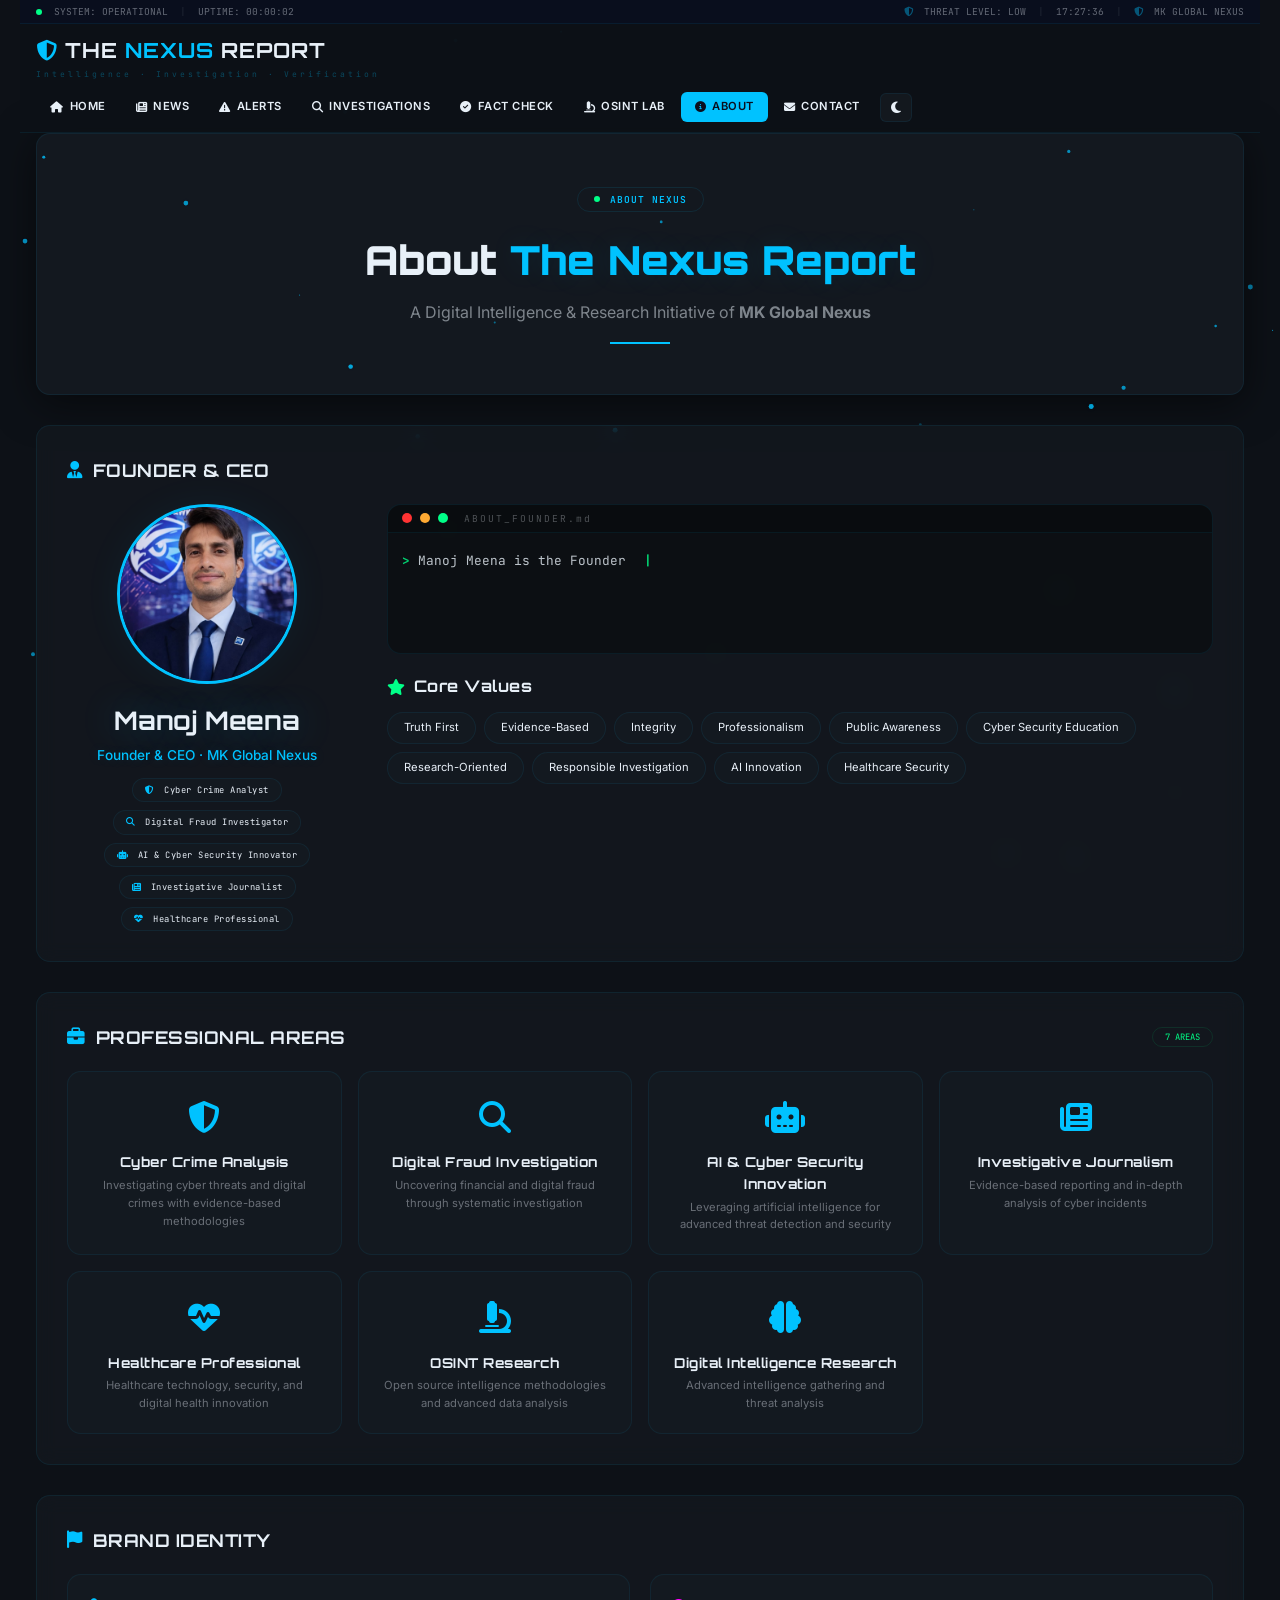
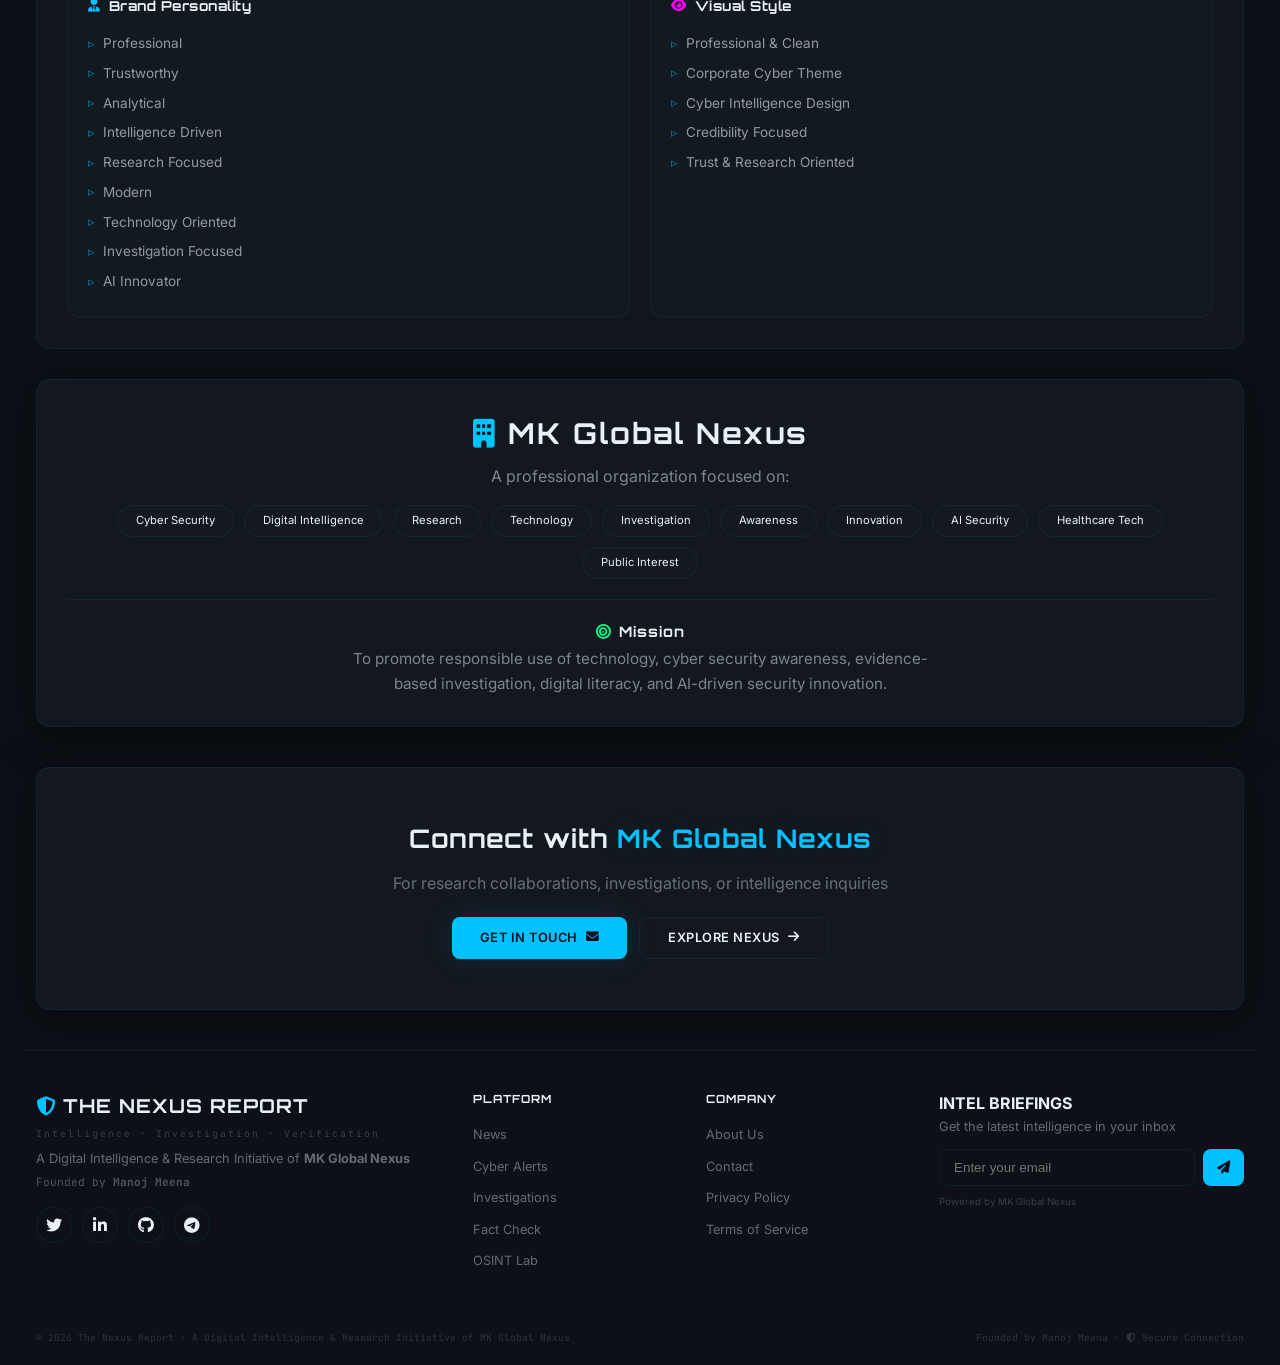
<file: about.html>
<!DOCTYPE html>
<html lang="en">
<head>
    <meta charset="UTF-8">
    <meta name="viewport" content="width=device-width, initial-scale=1.0">
    <title>About · The Nexus Report · MK Global Nexus</title>
    <meta name="description" content="About The Nexus Report - Founded by Manoj Meena. A Digital Intelligence & Research Initiative of MK Global Nexus.">
    <link rel="preconnect" href="https://fonts.googleapis.com">
    <link rel="preconnect" href="https://fonts.gstatic.com" crossorigin>
    <link href="https://fonts.googleapis.com/css2?family=Inter:wght@300;400;500;600;700;800;900&family=Orbitron:wght@400;500;600;700;800;900&family=Share+Tech+Mono&display=swap" rel="stylesheet">
    <link rel="stylesheet" href="https://cdnjs.cloudflare.com/ajax/libs/font-awesome/6.4.0/css/all.min.css">
    <link rel="stylesheet" href="assets/css/style.css">
</head>
<body>

    <!-- ====== PRELOADER ====== -->
    <div id="preloader">
        <div class="preloader-ring"></div>
        <div class="preloader-text">THE NEXUS REPORT</div>
        <div class="preloader-sub">A Digital Intelligence & Research Initiative of MK Global Nexus</div>
    </div>

    <!-- ====== PARTICLE BACKGROUND ====== -->
    <canvas id="particleCanvas"></canvas>
    <div class="grid-overlay"></div>
    <div class="scanline-overlay"></div>

    <!-- ====== TOP STATUS BAR ====== -->
    <div class="status-bar">
        <div class="container">
            <div class="status-content">
                <div class="status-left">
                    <span class="status-dot"></span>
                    <span class="status-text">SYSTEM: <span id="sysStatus">OPERATIONAL</span></span>
                    <span class="status-divider">|</span>
                    <span class="status-text">UPTIME: <span id="uptime">00:00:00</span></span>
                </div>
                <div class="status-right">
                    <span class="status-text"><i class="fas fa-shield-alt"></i> THREAT LEVEL: <span id="threatLevel">LOW</span></span>
                    <span class="status-divider">|</span>
                    <span class="status-text" id="clockTime">--:--:--</span>
                    <span class="status-divider">|</span>
                    <span class="status-text"><i class="fas fa-shield-halved"></i> MK GLOBAL NEXUS</span>
                </div>
            </div>
        </div>
    </div>

    <!-- ====== NAVIGATION ====== -->
    <nav class="navbar">
        <div class="container nav-container">
            <div class="logo">
                <h1><i class="fas fa-shield-halved" style="color: var(--secondary);"></i> THE <span>NEXUS</span> REPORT</h1>
                <span class="logo-sub">Intelligence · Investigation · Verification</span>
            </div>
            <div class="nav-right">
                <ul class="nav-links" id="mainNav">
                    <li><a href="index.html"><i class="fas fa-home"></i> HOME</a></li>
                    <li><a href="news.html"><i class="fas fa-newspaper"></i> NEWS</a></li>
                    <li><a href="cyber-alerts.html"><i class="fas fa-exclamation-triangle"></i> ALERTS</a></li>
                    <li><a href="investigations.html"><i class="fas fa-search"></i> INVESTIGATIONS</a></li>
                    <li><a href="fact-check.html"><i class="fas fa-check-circle"></i> FACT CHECK</a></li>
                    <li><a href="osint-lab.html"><i class="fas fa-microscope"></i> OSINT LAB</a></li>
                    <li><a href="about.html" class="active"><i class="fas fa-info-circle"></i> ABOUT</a></li>
                    <li><a href="contact.html"><i class="fas fa-envelope"></i> CONTACT</a></li>
                </ul>
                <button class="theme-toggle" id="themeToggle">
                    <i class="fas fa-moon"></i>
                </button>
                <button class="menu-toggle" id="menuToggle">
                    <i class="fas fa-bars"></i>
                </button>
            </div>
        </div>
    </nav>

    <div class="container main-container">

        <!-- ====== ABOUT HERO ====== -->
        <section class="about-hero">
            <div class="about-hero-content">
                <span class="hero-badge"><span class="badge-pulse"></span> ABOUT NEXUS</span>
                <h1>About <span class="highlight-text">The Nexus Report</span></h1>
                <p>A Digital Intelligence & Research Initiative of <strong>MK Global Nexus</strong></p>
                <div class="hero-divider"></div>
            </div>
        </section>

        <!-- ====== FOUNDER SECTION - UPDATED ====== -->
        <section class="founder-section glass">
            <div class="section-header">
                <h2><i class="fas fa-user-tie"></i> FOUNDER & CEO</h2>
            </div>
            <div class="founder-grid">
                <!-- Founder Photo -->
                <div class="founder-image">
                    <div class="founder-photo">
                        <img src="assets/images/founder.jpg" alt="Manoj Meena - Founder & CEO of MK Global Nexus" 
                             onerror="this.src='data:image/svg+xml,%3Csvg xmlns=%22http://www.w3.org/2000/svg%22 width=%22300%22 height=%22300%22%3E%3Crect fill=%22%230A0A1A%22 width=%22300%22 height=%22300%22/%3E%3Ctext x=%2250%%22 y=%2250%%22 text-anchor=%22middle%22 dy=%22.3em%22 fill=%22%2300C2FF%22 font-size=%2272%22 font-family=%22Arial%22%3E👤%3C/text%3E%3C/svg%3E'">
                    </div>
                    <h2 class="founder-name" id="founderName">Manoj Meena</h2>
                    <p class="founder-title" id="founderTitle">Founder & CEO · MK Global Nexus</p>
                    <div class="founder-tags">
                        <span class="founder-tag"><i class="fas fa-shield-alt"></i> Cyber Crime Analyst</span>
                        <span class="founder-tag"><i class="fas fa-search"></i> Digital Fraud Investigator</span>
                        <span class="founder-tag"><i class="fas fa-robot"></i> AI & Cyber Security Innovator</span>
                        <span class="founder-tag"><i class="fas fa-newspaper"></i> Investigative Journalist</span>
                        <span class="founder-tag"><i class="fas fa-heartbeat"></i> Healthcare Professional</span>
                    </div>
                </div>

                <!-- Founder Info with Typing Animation - UPDATED -->
                <div class="founder-info">
                    <div class="founder-bio terminal-box">
                        <div class="terminal-header-small">
                            <span class="terminal-dot red"></span>
                            <span class="terminal-dot yellow"></span>
                            <span class="terminal-dot green"></span>
                            <span class="terminal-title">ABOUT_FOUNDER.md</span>
                        </div>
                        <div class="terminal-body-small" id="founderTerminal">
                            <div class="terminal-line">
                                <span class="terminal-prompt">></span>
                                <span class="typing-text" id="typingBio"></span>
                                <span class="cursor-blink">|</span>
                            </div>
                            <div class="terminal-line" id="terminalValues" style="display:none;">
                                <span class="terminal-prompt">></span>
                                <span class="typing-text" id="typingValues"></span>
                            </div>
                        </div>
                    </div>

                    <!-- Core Values Section -->
                    <div class="founder-values">
                        <h3><i class="fas fa-star" style="color: var(--accent);"></i> Core Values</h3>
                        <div class="values-grid" id="valuesGrid">
                            <span class="value-tag">Truth First</span>
                            <span class="value-tag">Evidence-Based</span>
                            <span class="value-tag">Integrity</span>
                            <span class="value-tag">Professionalism</span>
                            <span class="value-tag">Public Awareness</span>
                            <span class="value-tag">Cyber Security Education</span>
                            <span class="value-tag">Research-Oriented</span>
                            <span class="value-tag">Responsible Investigation</span>
                            <span class="value-tag">AI Innovation</span>
                            <span class="value-tag">Healthcare Security</span>
                        </div>
                    </div>
                </div>
            </div>
        </section>

        <!-- ====== PROFESSIONAL AREAS - UPDATED ====== -->
        <section class="professional-areas glass">
            <div class="section-header">
                <h2><i class="fas fa-briefcase"></i> PROFESSIONAL AREAS</h2>
                <span class="areas-count">7 AREAS</span>
            </div>
            <div class="areas-grid">
                <div class="area-card">
                    <div class="area-icon"><i class="fas fa-shield-alt"></i></div>
                    <h4>Cyber Crime Analysis</h4>
                    <p>Investigating cyber threats and digital crimes with evidence-based methodologies</p>
                </div>
                <div class="area-card">
                    <div class="area-icon"><i class="fas fa-search"></i></div>
                    <h4>Digital Fraud Investigation</h4>
                    <p>Uncovering financial and digital fraud through systematic investigation</p>
                </div>
                <div class="area-card">
                    <div class="area-icon"><i class="fas fa-robot"></i></div>
                    <h4>AI & Cyber Security Innovation</h4>
                    <p>Leveraging artificial intelligence for advanced threat detection and security</p>
                </div>
                <div class="area-card">
                    <div class="area-icon"><i class="fas fa-newspaper"></i></div>
                    <h4>Investigative Journalism</h4>
                    <p>Evidence-based reporting and in-depth analysis of cyber incidents</p>
                </div>
                <div class="area-card">
                    <div class="area-icon"><i class="fas fa-heartbeat"></i></div>
                    <h4>Healthcare Professional</h4>
                    <p>Healthcare technology, security, and digital health innovation</p>
                </div>
                <div class="area-card">
                    <div class="area-icon"><i class="fas fa-microscope"></i></div>
                    <h4>OSINT Research</h4>
                    <p>Open source intelligence methodologies and advanced data analysis</p>
                </div>
                <div class="area-card">
                    <div class="area-icon"><i class="fas fa-brain"></i></div>
                    <h4>Digital Intelligence Research</h4>
                    <p>Advanced intelligence gathering and threat analysis</p>
                </div>
            </div>
        </section>

        <!-- ====== BRAND IDENTITY ====== -->
        <section class="brand-identity glass">
            <div class="section-header">
                <h2><i class="fas fa-flag"></i> BRAND IDENTITY</h2>
            </div>
            <div class="brand-grid">
                <div class="brand-card">
                    <h4><i class="fas fa-user-tie" style="color: var(--secondary);"></i> Brand Personality</h4>
                    <ul>
                        <li>Professional</li>
                        <li>Trustworthy</li>
                        <li>Analytical</li>
                        <li>Intelligence Driven</li>
                        <li>Research Focused</li>
                        <li>Modern</li>
                        <li>Technology Oriented</li>
                        <li>Investigation Focused</li>
                        <li>AI Innovator</li>
                    </ul>
                </div>
                <div class="brand-card">
                    <h4><i class="fas fa-eye" style="color: var(--accent2);"></i> Visual Style</h4>
                    <ul>
                        <li>Professional & Clean</li>
                        <li>Corporate Cyber Theme</li>
                        <li>Cyber Intelligence Design</li>
                        <li>Credibility Focused</li>
                        <li>Trust & Research Oriented</li>
                    </ul>
                </div>
            </div>
        </section>

        <!-- ====== MK GLOBAL NEXUS ====== -->
        <section class="organization-section glass">
            <div class="org-content">
                <h2><i class="fas fa-building" style="color: var(--secondary);"></i> MK Global Nexus</h2>
                <p>A professional organization focused on:</p>
                <div class="org-grid">
                    <span class="org-tag">Cyber Security</span>
                    <span class="org-tag">Digital Intelligence</span>
                    <span class="org-tag">Research</span>
                    <span class="org-tag">Technology</span>
                    <span class="org-tag">Investigation</span>
                    <span class="org-tag">Awareness</span>
                    <span class="org-tag">Innovation</span>
                    <span class="org-tag">AI Security</span>
                    <span class="org-tag">Healthcare Tech</span>
                    <span class="org-tag">Public Interest</span>
                </div>
                <div class="org-mission">
                    <h4><i class="fas fa-bullseye" style="color: var(--accent);"></i> Mission</h4>
                    <p>To promote responsible use of technology, cyber security awareness, evidence-based investigation, digital literacy, and AI-driven security innovation.</p>
                </div>
            </div>
        </section>

        <!-- ====== CTA ====== -->
        <section class="cta">
            <div class="cta-content">
                <h2>Connect with <span class="highlight-text">MK Global Nexus</span></h2>
                <p>For research collaborations, investigations, or intelligence inquiries</p>
                <div class="cta-actions">
                    <a href="contact.html" class="btn btn-primary">
                        <span>GET IN TOUCH</span>
                        <i class="fas fa-envelope"></i>
                    </a>
                    <a href="index.html" class="btn btn-outline">
                        <span>EXPLORE NEXUS</span>
                        <i class="fas fa-arrow-right"></i>
                    </a>
                </div>
            </div>
        </section>

    </div>

    <!-- ====== FOOTER ====== -->
    <footer class="footer">
        <div class="container">
            <div class="footer-grid">
                <div class="footer-brand">
                    <h2><i class="fas fa-shield-halved" style="color: var(--secondary);"></i> THE <span>NEXUS</span> REPORT</h2>
                    <p class="footer-tagline">Intelligence · Investigation · Verification</p>
                    <p class="footer-org">A Digital Intelligence & Research Initiative of <strong>MK Global Nexus</strong></p>
                    <p class="footer-founder">Founded by <strong>Manoj Meena</strong></p>
                    <div class="footer-social">
                        <a href="#"><i class="fab fa-twitter"></i></a>
                        <a href="#"><i class="fab fa-linkedin-in"></i></a>
                        <a href="#"><i class="fab fa-github"></i></a>
                        <a href="#"><i class="fab fa-telegram"></i></a>
                    </div>
                </div>
                <div class="footer-links">
                    <h4>PLATFORM</h4>
                    <ul>
                        <li><a href="news.html">News</a></li>
                        <li><a href="cyber-alerts.html">Cyber Alerts</a></li>
                        <li><a href="investigations.html">Investigations</a></li>
                        <li><a href="fact-check.html">Fact Check</a></li>
                        <li><a href="osint-lab.html">OSINT Lab</a></li>
                    </ul>
                </div>
                <div class="footer-links">
                    <h4>COMPANY</h4>
                    <ul>
                        <li><a href="about.html">About Us</a></li>
                        <li><a href="contact.html">Contact</a></li>
                        <li><a href="#">Privacy Policy</a></li>
                        <li><a href="#">Terms of Service</a></li>
                    </ul>
                </div>
                <div class="footer-newsletter">
                    <h4>INTEL BRIEFINGS</h4>
                    <p>Get the latest intelligence in your inbox</p>
                    <form id="footerNewsletter" class="newsletter-form">
                        <input type="email" placeholder="Enter your email" required>
                        <button type="submit"><i class="fas fa-paper-plane"></i></button>
                    </form>
                    <p style="font-size:0.6rem; opacity:0.2; margin-top:8px;">Powered by MK Global Nexus</p>
                </div>
            </div>
            <div class="footer-bottom">
                <span>© 2026 The Nexus Report · A Digital Intelligence & Research Initiative of MK Global Nexus</span>
                <span>Founded by Manoj Meena · <i class="fas fa-shield-halved"></i> Secure Connection</span>
            </div>
        </div>
    </footer>

    <!-- ====== BACK TO TOP ====== -->
    <button id="backToTop"><i class="fas fa-arrow-up"></i></button>
    <div id="toastContainer"></div>

    <script src="assets/js/main.js"></script>
</body>
</html>
</file>
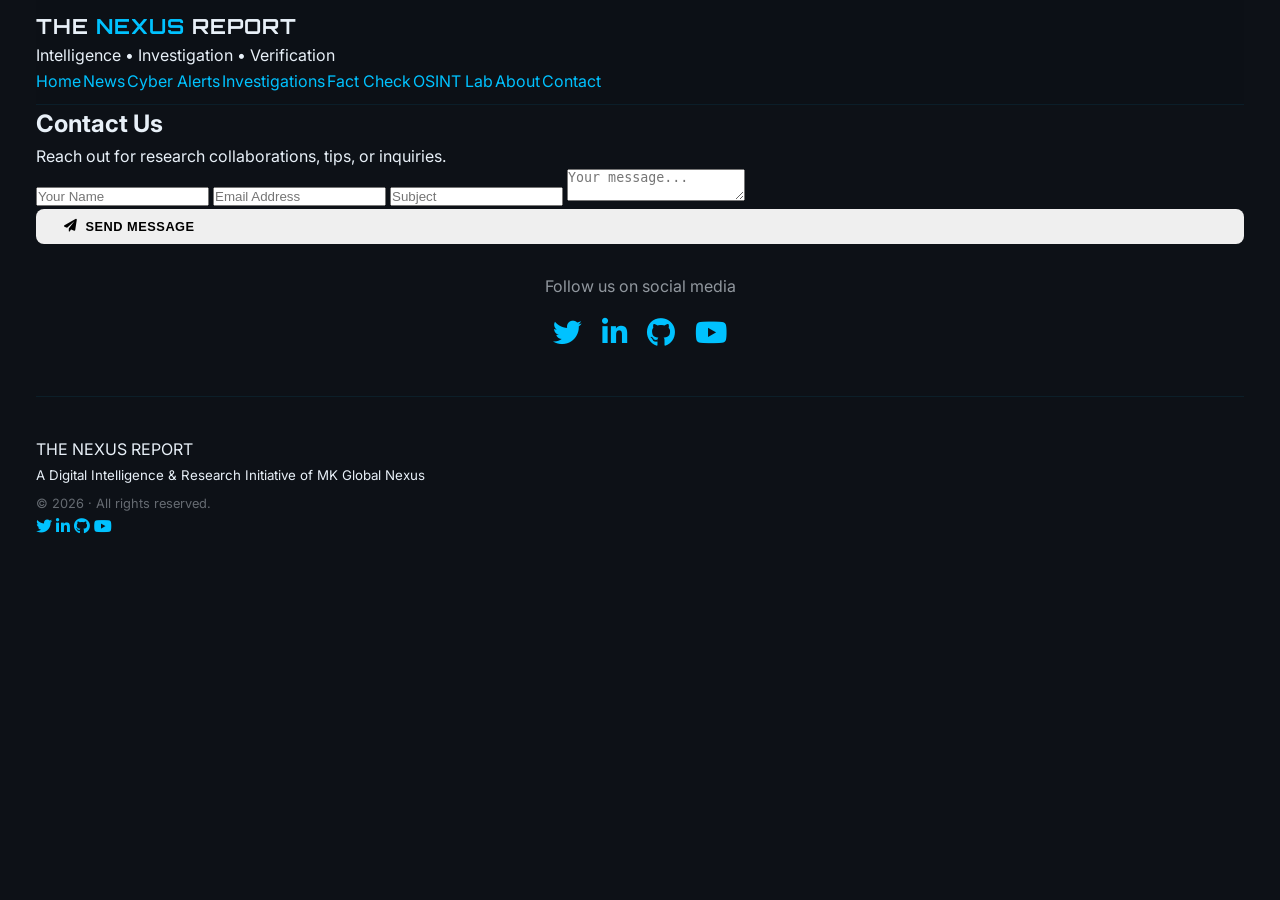
<file: contact.html>
<!DOCTYPE html>
<html lang="en">
<head>
    <meta charset="UTF-8">
    <meta name="viewport" content="width=device-width, initial-scale=1.0">
    <title>Contact — The Nexus Report</title>
    <meta name="description" content="Contact The Nexus Report for research collaborations, tips, or inquiries.">
    <link rel="stylesheet" href="assets/css/style.css">
    <link rel="stylesheet" href="https://cdnjs.cloudflare.com/ajax/libs/font-awesome/6.0.0-beta3/css/all.min.css">
</head>
<body>
    <div class="container">
        <header class="navbar">
            <div class="logo">
                <h1>THE <span>NEXUS</span> REPORT</h1>
                <div class="tagline">Intelligence • Investigation • Verification</div>
            </div>
            <nav class="nav-links">
                <a href="index.html">Home</a>
                <a href="news.html">News</a>
                <a href="cyber-alerts.html">Cyber Alerts</a>
                <a href="investigations.html">Investigations</a>
                <a href="fact-check.html">Fact Check</a>
                <a href="osint-lab.html">OSINT Lab</a>
                <a href="about.html">About</a>
                <a href="contact.html" class="active">Contact</a>
            </nav>
        </header>

        <div class="page-header">
            <h2>Contact Us</h2>
            <p>Reach out for research collaborations, tips, or inquiries.</p>
        </div>

        <div class="contact-form">
            <form id="contactForm">
                <input type="text" placeholder="Your Name" required>
                <input type="email" placeholder="Email Address" required>
                <input type="text" placeholder="Subject">
                <textarea placeholder="Your message..." required></textarea>
                <button type="submit" class="btn" style="width:100%; text-align:center;"><i class="fas fa-paper-plane"></i> Send Message</button>
            </form>
            <div style="text-align:center; margin-top:30px;">
                <p style="opacity:0.6;">Follow us on social media</p>
                <div style="display:flex; gap:20px; justify-content:center; font-size:1.8rem; margin-top:10px;">
                    <a href="#"><i class="fab fa-twitter"></i></a>
                    <a href="#"><i class="fab fa-linkedin-in"></i></a>
                    <a href="#"><i class="fab fa-github"></i></a>
                    <a href="#"><i class="fab fa-youtube"></i></a>
                </div>
            </div>
        </div>

        <footer class="footer">
            <div>
                <div class="brand">THE <span>NEXUS</span> REPORT</div>
                <small>A Digital Intelligence & Research Initiative of MK Global Nexus</small>
                <div style="margin-top:6px; font-size:0.8rem; opacity:0.4;">© 2026 · All rights reserved.</div>
            </div>
            <div class="social">
                <a href="#"><i class="fab fa-twitter"></i></a>
                <a href="#"><i class="fab fa-linkedin-in"></i></a>
                <a href="#"><i class="fab fa-github"></i></a>
                <a href="#"><i class="fab fa-youtube"></i></a>
            </div>
        </footer>
    </div>
    <script src="assets/js/main.js"></script>
</body>
</html>
</file>
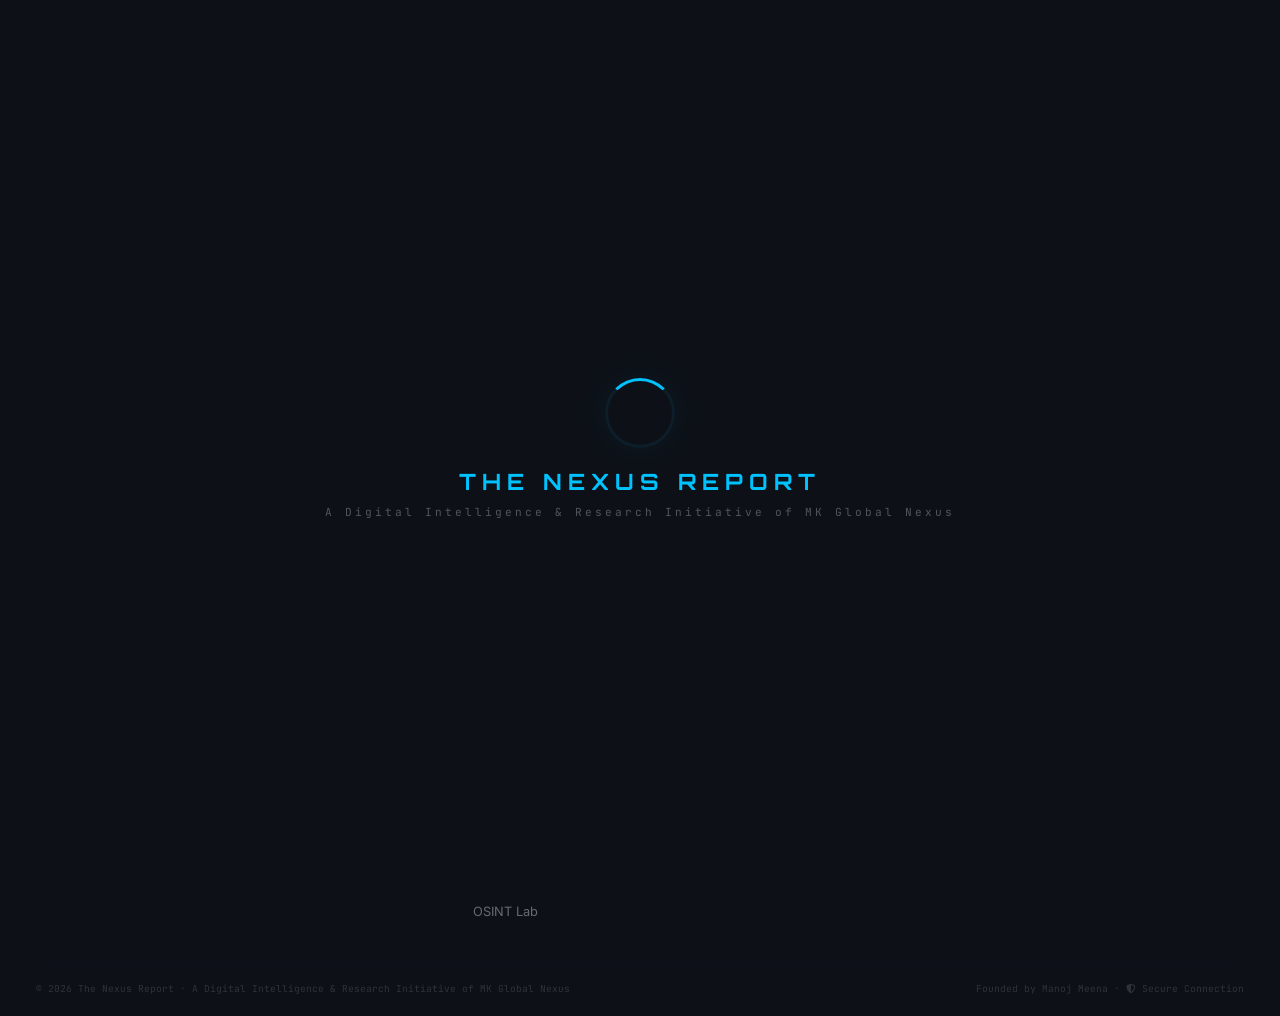
<file: cyber-alert.html>
<!DOCTYPE html>
<html lang="en">
<head>
    <meta charset="UTF-8">
    <meta name="viewport" content="width=device-width, initial-scale=1.0">
    <title>Cyber Alerts · The Nexus Report</title>
    <link rel="preconnect" href="https://fonts.googleapis.com">
    <link rel="preconnect" href="https://fonts.gstatic.com" crossorigin>
    <link href="https://fonts.googleapis.com/css2?family=Inter:wght@300;400;500;600;700;800;900&family=Orbitron:wght@400;500;600;700;800;900&family=Share+Tech+Mono&display=swap" rel="stylesheet">
    <link rel="stylesheet" href="https://cdnjs.cloudflare.com/ajax/libs/font-awesome/6.4.0/css/all.min.css">
    <link rel="stylesheet" href="assets/css/style.css">
</head>
<body>

    <!-- PRELOADER -->
    <div id="preloader">
        <div class="preloader-ring"></div>
        <div class="preloader-text">THE NEXUS REPORT</div>
        <div class="preloader-sub">A Digital Intelligence & Research Initiative of MK Global Nexus</div>
    </div>

    <canvas id="particleCanvas"></canvas>
    <div class="grid-overlay"></div>
    <div class="scanline-overlay"></div>

    <!-- STATUS BAR -->
    <div class="status-bar">
        <div class="container">
            <div class="status-content">
                <div class="status-left">
                    <span class="status-dot"></span>
                    <span class="status-text">SYSTEM: <span id="sysStatus">OPERATIONAL</span></span>
                    <span class="status-divider">|</span>
                    <span class="status-text">UPTIME: <span id="uptime">00:00:00</span></span>
                </div>
                <div class="status-right">
                    <span class="status-text"><i class="fas fa-shield-alt"></i> THREAT LEVEL: <span id="threatLevel">LOW</span></span>
                    <span class="status-divider">|</span>
                    <span class="status-text" id="clockTime">--:--:--</span>
                    <span class="status-divider">|</span>
                    <span class="status-text"><i class="fas fa-shield-halved"></i> MK GLOBAL NEXUS</span>
                </div>
            </div>
        </div>
    </div>

    <!-- NAVIGATION -->
    <nav class="navbar">
        <div class="container nav-container">
            <div class="logo">
                <h1><i class="fas fa-shield-halved" style="color: var(--secondary);"></i> THE <span>NEXUS</span> REPORT</h1>
                <span class="logo-sub">Intelligence · Investigation · Verification</span>
            </div>
            <div class="nav-right">
                <ul class="nav-links" id="mainNav">
                    <li><a href="index.html"><i class="fas fa-home"></i> HOME</a></li>
                    <li><a href="news.html"><i class="fas fa-newspaper"></i> NEWS</a></li>
                    <li><a href="cyber-alerts.html" class="active"><i class="fas fa-exclamation-triangle"></i> ALERTS</a></li>
                    <li><a href="investigations.html"><i class="fas fa-search"></i> INVESTIGATIONS</a></li>
                    <li><a href="fact-check.html"><i class="fas fa-check-circle"></i> FACT CHECK</a></li>
                    <li><a href="osint-lab.html"><i class="fas fa-microscope"></i> OSINT LAB</a></li>
                    <li><a href="about.html"><i class="fas fa-info-circle"></i> ABOUT</a></li>
                    <li><a href="contact.html"><i class="fas fa-envelope"></i> CONTACT</a></li>
                </ul>
                <button class="theme-toggle" id="themeToggle">
                    <i class="fas fa-moon"></i>
                </button>
                <button class="menu-toggle" id="menuToggle">
                    <i class="fas fa-bars"></i>
                </button>
            </div>
        </div>
    </nav>

    <div class="container main-container">

        <section class="page-header">
            <h2><i class="fas fa-exclamation-triangle" style="color: #ffaa33;"></i> Cyber Alerts</h2>
            <p>Latest scam alerts, phishing warnings, and fraud reports from around the world.</p>
        </section>

        <!-- ALERTS STATS -->
        <div class="alert-stats">
            <div class="stat-card">
                <span class="stat-number" id="totalAlerts">0</span>
                <span class="stat-label">TOTAL ALERTS</span>
            </div>
            <div class="stat-card">
                <span class="stat-number" id="urgentAlerts" style="color: #ff3333;">0</span>
                <span class="stat-label">🚨 URGENT</span>
            </div>
            <div class="stat-card">
                <span class="stat-number" id="highAlerts" style="color: #ff6b35;">0</span>
                <span class="stat-label">⚠️ HIGH</span>
            </div>
            <div class="stat-card">
                <span class="stat-number" id="mediumAlerts" style="color: #ffaa33;">0</span>
                <span class="stat-label">📢 MEDIUM</span>
            </div>
        </div>

        <!-- ALERTS GRID -->
        <div class="card-grid" id="alertsGrid">
            <div class="loading-spinner"><i class="fas fa-spinner"></i></div>
        </div>

        <!-- REFRESH BUTTON -->
        <div style="text-align:center; margin:20px 0;">
            <button class="btn btn-primary" id="refreshAlerts">
                <i class="fas fa-sync-alt"></i> Refresh Alerts
            </button>
        </div>

    </div>

    <!-- FOOTER -->
    <footer class="footer">
        <div class="container">
            <div class="footer-grid">
                <div class="footer-brand">
                    <h2><i class="fas fa-shield-halved" style="color: var(--secondary);"></i> THE <span>NEXUS</span> REPORT</h2>
                    <p class="footer-tagline">Intelligence · Investigation · Verification</p>
                    <p class="footer-org">A Digital Intelligence & Research Initiative of <strong>MK Global Nexus</strong></p>
                    <p class="footer-founder">Founded by <strong>Manoj Meena</strong></p>
                </div>
                <div class="footer-links">
                    <h4>PLATFORM</h4>
                    <ul>
                        <li><a href="news.html">News</a></li>
                        <li><a href="cyber-alerts.html">Cyber Alerts</a></li>
                        <li><a href="investigations.html">Investigations</a></li>
                        <li><a href="fact-check.html">Fact Check</a></li>
                        <li><a href="osint-lab.html">OSINT Lab</a></li>
                    </ul>
                </div>
                <div class="footer-links">
                    <h4>COMPANY</h4>
                    <ul>
                        <li><a href="about.html">About Us</a></li>
                        <li><a href="contact.html">Contact</a></li>
                        <li><a href="#">Privacy Policy</a></li>
                        <li><a href="#">Terms of Service</a></li>
                    </ul>
                </div>
                <div class="footer-newsletter">
                    <h4>INTEL BRIEFINGS</h4>
                    <p>Get the latest intelligence in your inbox</p>
                    <form id="footerNewsletter" class="newsletter-form">
                        <input type="email" placeholder="Enter your email" required>
                        <button type="submit"><i class="fas fa-paper-plane"></i></button>
                    </form>
                </div>
            </div>
            <div class="footer-bottom">
                <span>© 2026 The Nexus Report · A Digital Intelligence & Research Initiative of MK Global Nexus</span>
                <span>Founded by Manoj Meena · <i class="fas fa-shield-halved"></i> Secure Connection</span>
            </div>
        </div>
    </footer>

    <button id="backToTop"><i class="fas fa-arrow-up"></i></button>
    <div id="toastContainer"></div>

    <script src="assets/js/main.js"></script>
</body>
</html>
</file>
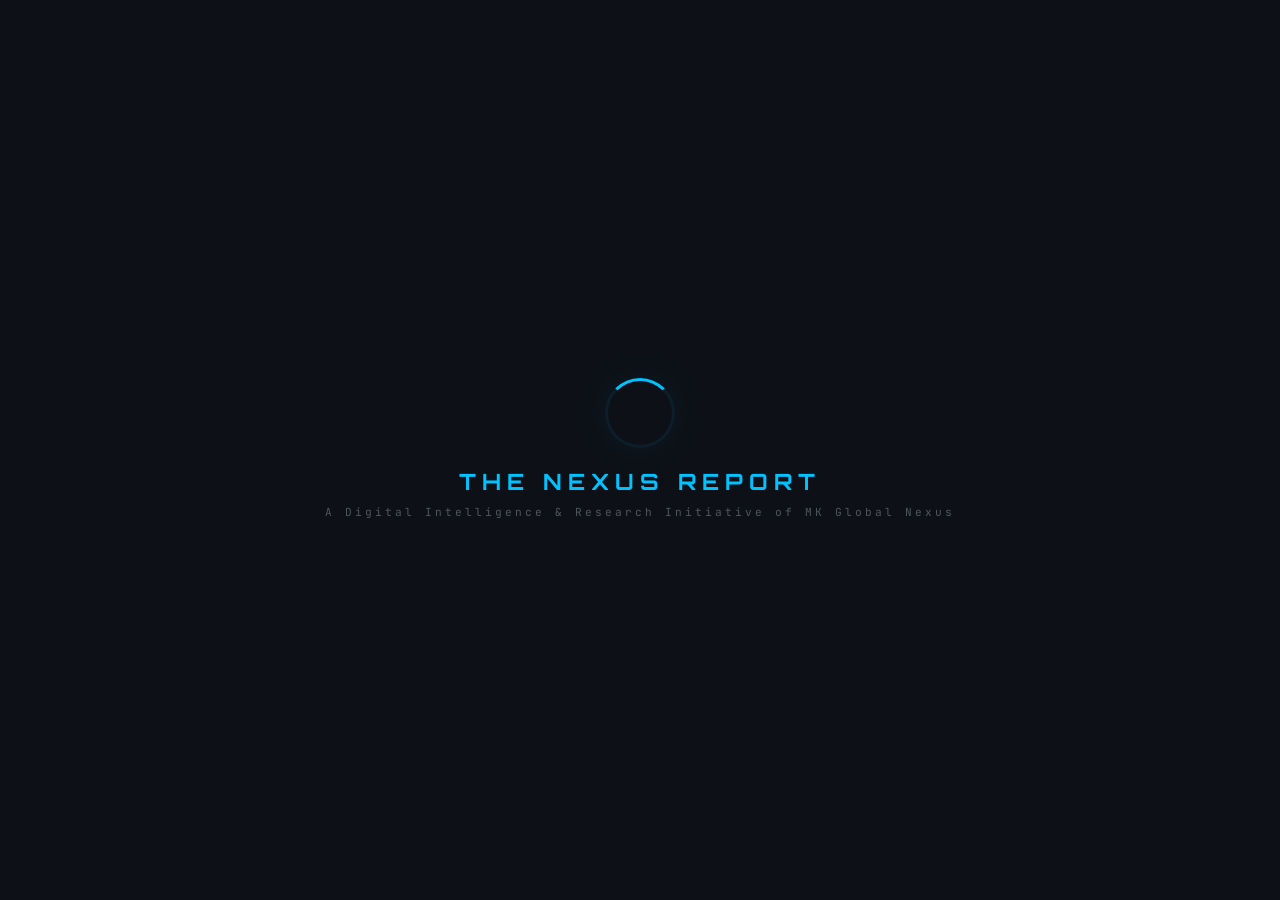
<file: fact-check.html>
<!DOCTYPE html>
<html lang="en">
<head>
    <meta charset="UTF-8">
    <meta name="viewport" content="width=device-width, initial-scale=1.0">
    <title>Fact Check · The Nexus Report</title>
    <link rel="preconnect" href="https://fonts.googleapis.com">
    <link rel="preconnect" href="https://fonts.gstatic.com" crossorigin>
    <link href="https://fonts.googleapis.com/css2?family=Inter:wght@300;400;500;600;700;800;900&family=Orbitron:wght@400;500;600;700;800;900&family=Share+Tech+Mono&display=swap" rel="stylesheet">
    <link rel="stylesheet" href="https://cdnjs.cloudflare.com/ajax/libs/font-awesome/6.4.0/css/all.min.css">
    <link rel="stylesheet" href="assets/css/style.css">
</head>
<body>

    <div id="preloader">
        <div class="preloader-ring"></div>
        <div class="preloader-text">THE NEXUS REPORT</div>
        <div class="preloader-sub">A Digital Intelligence & Research Initiative of MK Global Nexus</div>
    </div>

    <canvas id="particleCanvas"></canvas>
    <div class="grid-overlay"></div>
    <div class="scanline-overlay"></div>

    <div class="status-bar">
        <div class="container">
            <div class="status-content">
                <div class="status-left">
                    <span class="status-dot"></span>
                    <span class="status-text">SYSTEM: <span id="sysStatus">OPERATIONAL</span></span>
                    <span class="status-divider">|</span>
                    <span class="status-text">UPTIME: <span id="uptime">00:00:00</span></span>
                </div>
                <div class="status-right">
                    <span class="status-text"><i class="fas fa-shield-alt"></i> THREAT LEVEL: <span id="threatLevel">LOW</span></span>
                    <span class="status-divider">|</span>
                    <span class="status-text" id="clockTime">--:--:--</span>
                    <span class="status-divider">|</span>
                    <span class="status-text"><i class="fas fa-shield-halved"></i> MK GLOBAL NEXUS</span>
                </div>
            </div>
        </div>
    </div>

    <nav class="navbar">
        <div class="container nav-container">
            <div class="logo">
                <h1><i class="fas fa-shield-halved" style="color: var(--secondary);"></i> THE <span>NEXUS</span> REPORT</h1>
                <span class="logo-sub">Intelligence · Investigation · Verification</span>
            </div>
            <div class="nav-right">
                <ul class="nav-links" id="mainNav">
                    <li><a href="index.html"><i class="fas fa-home"></i> HOME</a></li>
                    <li><a href="news.html"><i class="fas fa-newspaper"></i> NEWS</a></li>
                    <li><a href="cyber-alerts.html"><i class="fas fa-exclamation-triangle"></i> ALERTS</a></li>
                    <li><a href="investigations.html"><i class="fas fa-search"></i> INVESTIGATIONS</a></li>
                    <li><a href="fact-check.html" class="active"><i class="fas fa-check-circle"></i> FACT CHECK</a></li>
                    <li><a href="osint-lab.html"><i class="fas fa-microscope"></i> OSINT LAB</a></li>
                    <li><a href="about.html"><i class="fas fa-info-circle"></i> ABOUT</a></li>
                    <li><a href="contact.html"><i class="fas fa-envelope"></i> CONTACT</a></li>
                </ul>
                <button class="theme-toggle" id="themeToggle">
                    <i class="fas fa-moon"></i>
                </button>
                <button class="menu-toggle" id="menuToggle">
                    <i class="fas fa-bars"></i>
                </button>
            </div>
        </div>
    </nav>

    <div class="container main-container">

        <section class="page-header">
            <h2><i class="fas fa-check-circle" style="color: var(--accent);"></i> Fact Check</h2>
            <p>Claims verified with sources and analysis.</p>
        </section>

        <div class="card-grid" id="factcheckGrid">
            <div class="loading-spinner"><i class="fas fa-spinner"></i></div>
        </div>

    </div>

    <footer class="footer">
        <div class="container">
            <div class="footer-grid">
                <div class="footer-brand">
                    <h2><i class="fas fa-shield-halved" style="color: var(--secondary);"></i> THE <span>NEXUS</span> REPORT</h2>
                    <p class="footer-tagline">Intelligence · Investigation · Verification</p>
                    <p class="footer-org">A Digital Intelligence & Research Initiative of <strong>MK Global Nexus</strong></p>
                    <p class="footer-founder">Founded by <strong>Manoj Meena</strong></p>
                </div>
                <div class="footer-links">
                    <h4>PLATFORM</h4>
                    <ul>
                        <li><a href="news.html">News</a></li>
                        <li><a href="cyber-alerts.html">Cyber Alerts</a></li>
                        <li><a href="investigations.html">Investigations</a></li>
                        <li><a href="fact-check.html">Fact Check</a></li>
                        <li><a href="osint-lab.html">OSINT Lab</a></li>
                    </ul>
                </div>
                <div class="footer-links">
                    <h4>COMPANY</h4>
                    <ul>
                        <li><a href="about.html">About Us</a></li>
                        <li><a href="contact.html">Contact</a></li>
                        <li><a href="#">Privacy Policy</a></li>
                        <li><a href="#">Terms of Service</a></li>
                    </ul>
                </div>
                <div class="footer-newsletter">
                    <h4>INTEL BRIEFINGS</h4>
                    <p>Get the latest intelligence in your inbox</p>
                    <form id="footerNewsletter" class="newsletter-form">
                        <input type="email" placeholder="Enter your email" required>
                        <button type="submit"><i class="fas fa-paper-plane"></i></button>
                    </form>
                </div>
            </div>
            <div class="footer-bottom">
                <span>© 2026 The Nexus Report · A Digital Intelligence & Research Initiative of MK Global Nexus</span>
                <span>Founded by Manoj Meena · <i class="fas fa-shield-halved"></i> Secure Connection</span>
            </div>
        </div>
    </footer>

    <button id="backToTop"><i class="fas fa-arrow-up"></i></button>
    <div id="toastContainer"></div>

    <script src="assets/js/main.js"></script>
</body>
</html>
</file>
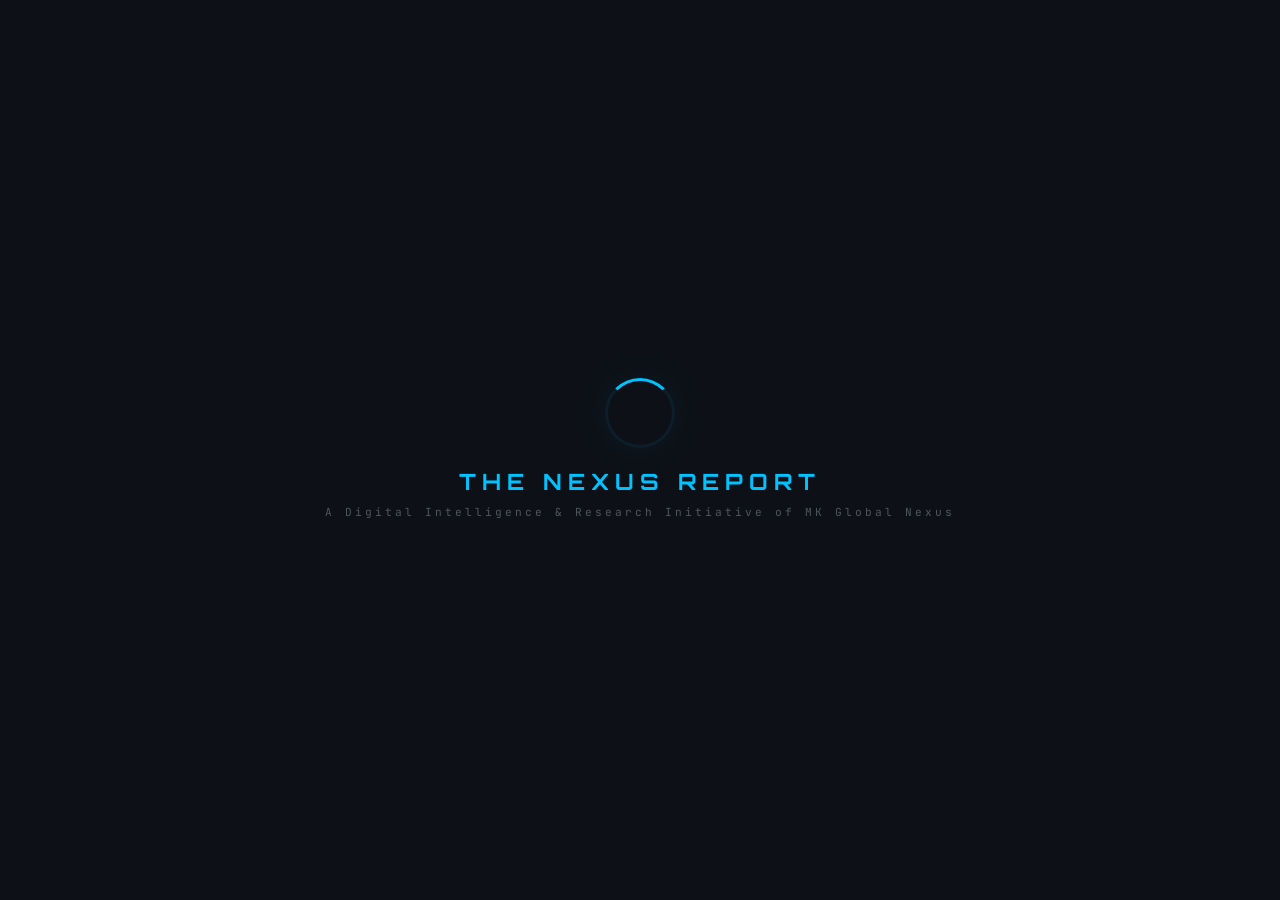
<file: investigations.html>
<!DOCTYPE html>
<html lang="en">
<head>
    <meta charset="UTF-8">
    <meta name="viewport" content="width=device-width, initial-scale=1.0">
    <title>Investigations · The Nexus Report</title>
    <link rel="preconnect" href="https://fonts.googleapis.com">
    <link rel="preconnect" href="https://fonts.gstatic.com" crossorigin>
    <link href="https://fonts.googleapis.com/css2?family=Inter:wght@300;400;500;600;700;800;900&family=Orbitron:wght@400;500;600;700;800;900&family=Share+Tech+Mono&display=swap" rel="stylesheet">
    <link rel="stylesheet" href="https://cdnjs.cloudflare.com/ajax/libs/font-awesome/6.4.0/css/all.min.css">
    <link rel="stylesheet" href="assets/css/style.css">
</head>
<body>

    <div id="preloader">
        <div class="preloader-ring"></div>
        <div class="preloader-text">THE NEXUS REPORT</div>
        <div class="preloader-sub">A Digital Intelligence & Research Initiative of MK Global Nexus</div>
    </div>

    <canvas id="particleCanvas"></canvas>
    <div class="grid-overlay"></div>
    <div class="scanline-overlay"></div>

    <div class="status-bar">
        <div class="container">
            <div class="status-content">
                <div class="status-left">
                    <span class="status-dot"></span>
                    <span class="status-text">SYSTEM: <span id="sysStatus">OPERATIONAL</span></span>
                    <span class="status-divider">|</span>
                    <span class="status-text">UPTIME: <span id="uptime">00:00:00</span></span>
                </div>
                <div class="status-right">
                    <span class="status-text"><i class="fas fa-shield-alt"></i> THREAT LEVEL: <span id="threatLevel">LOW</span></span>
                    <span class="status-divider">|</span>
                    <span class="status-text" id="clockTime">--:--:--</span>
                    <span class="status-divider">|</span>
                    <span class="status-text"><i class="fas fa-shield-halved"></i> MK GLOBAL NEXUS</span>
                </div>
            </div>
        </div>
    </div>

    <nav class="navbar">
        <div class="container nav-container">
            <div class="logo">
                <h1><i class="fas fa-shield-halved" style="color: var(--secondary);"></i> THE <span>NEXUS</span> REPORT</h1>
                <span class="logo-sub">Intelligence · Investigation · Verification</span>
            </div>
            <div class="nav-right">
                <ul class="nav-links" id="mainNav">
                    <li><a href="index.html"><i class="fas fa-home"></i> HOME</a></li>
                    <li><a href="news.html"><i class="fas fa-newspaper"></i> NEWS</a></li>
                    <li><a href="cyber-alerts.html"><i class="fas fa-exclamation-triangle"></i> ALERTS</a></li>
                    <li><a href="investigations.html" class="active"><i class="fas fa-search"></i> INVESTIGATIONS</a></li>
                    <li><a href="fact-check.html"><i class="fas fa-check-circle"></i> FACT CHECK</a></li>
                    <li><a href="osint-lab.html"><i class="fas fa-microscope"></i> OSINT LAB</a></li>
                    <li><a href="about.html"><i class="fas fa-info-circle"></i> ABOUT</a></li>
                    <li><a href="contact.html"><i class="fas fa-envelope"></i> CONTACT</a></li>
                </ul>
                <button class="theme-toggle" id="themeToggle">
                    <i class="fas fa-moon"></i>
                </button>
                <button class="menu-toggle" id="menuToggle">
                    <i class="fas fa-bars"></i>
                </button>
            </div>
        </div>
    </nav>

    <div class="container main-container">

        <section class="page-header">
            <h2><i class="fas fa-search" style="color: var(--accent);"></i> Investigations</h2>
            <p>Case studies, research reports, and evidence-based analysis.</p>
        </section>

        <div class="card-grid" id="investigationsGrid">
            <div class="loading-spinner"><i class="fas fa-spinner"></i></div>
        </div>

    </div>

    <footer class="footer">
        <div class="container">
            <div class="footer-grid">
                <div class="footer-brand">
                    <h2><i class="fas fa-shield-halved" style="color: var(--secondary);"></i> THE <span>NEXUS</span> REPORT</h2>
                    <p class="footer-tagline">Intelligence · Investigation · Verification</p>
                    <p class="footer-org">A Digital Intelligence & Research Initiative of <strong>MK Global Nexus</strong></p>
                    <p class="footer-founder">Founded by <strong>Manoj Meena</strong></p>
                </div>
                <div class="footer-links">
                    <h4>PLATFORM</h4>
                    <ul>
                        <li><a href="news.html">News</a></li>
                        <li><a href="cyber-alerts.html">Cyber Alerts</a></li>
                        <li><a href="investigations.html">Investigations</a></li>
                        <li><a href="fact-check.html">Fact Check</a></li>
                        <li><a href="osint-lab.html">OSINT Lab</a></li>
                    </ul>
                </div>
                <div class="footer-links">
                    <h4>COMPANY</h4>
                    <ul>
                        <li><a href="about.html">About Us</a></li>
                        <li><a href="contact.html">Contact</a></li>
                        <li><a href="#">Privacy Policy</a></li>
                        <li><a href="#">Terms of Service</a></li>
                    </ul>
                </div>
                <div class="footer-newsletter">
                    <h4>INTEL BRIEFINGS</h4>
                    <p>Get the latest intelligence in your inbox</p>
                    <form id="footerNewsletter" class="newsletter-form">
                        <input type="email" placeholder="Enter your email" required>
                        <button type="submit"><i class="fas fa-paper-plane"></i></button>
                    </form>
                </div>
            </div>
            <div class="footer-bottom">
                <span>© 2026 The Nexus Report · A Digital Intelligence & Research Initiative of MK Global Nexus</span>
                <span>Founded by Manoj Meena · <i class="fas fa-shield-halved"></i> Secure Connection</span>
            </div>
        </div>
    </footer>

    <button id="backToTop"><i class="fas fa-arrow-up"></i></button>
    <div id="toastContainer"></div>

    <script src="assets/js/main.js"></script>
</body>
</html>
</file>
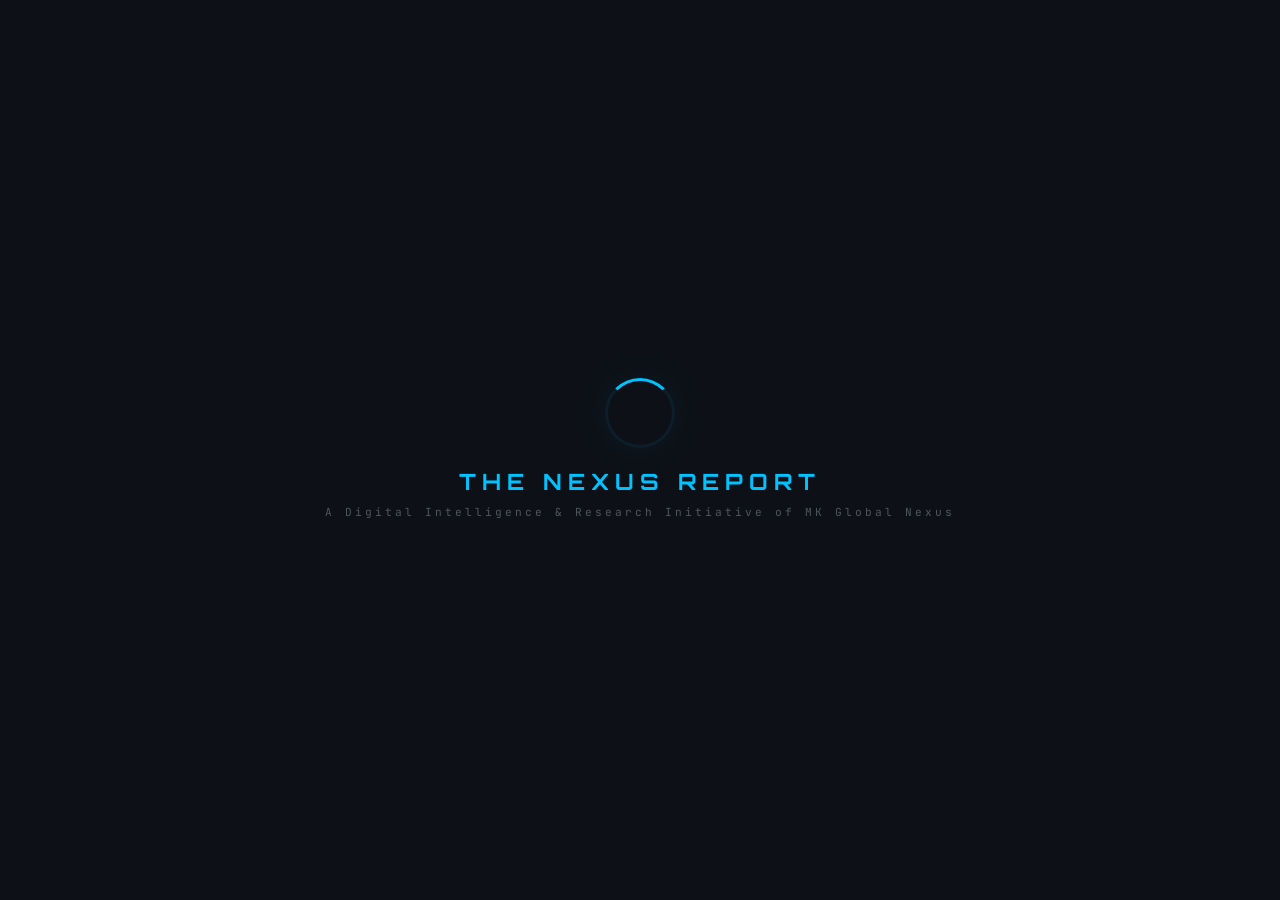
<file: news.html>
<!DOCTYPE html>
<html lang="en">
<head>
    <meta charset="UTF-8">
    <meta name="viewport" content="width=device-width, initial-scale=1.0">
    <title>News · The Nexus Report</title>
    <link rel="preconnect" href="https://fonts.googleapis.com">
    <link rel="preconnect" href="https://fonts.gstatic.com" crossorigin>
    <link href="https://fonts.googleapis.com/css2?family=Inter:wght@300;400;500;600;700;800;900&family=Orbitron:wght@400;500;600;700;800;900&family=Share+Tech+Mono&display=swap" rel="stylesheet">
    <link rel="stylesheet" href="https://cdnjs.cloudflare.com/ajax/libs/font-awesome/6.4.0/css/all.min.css">
    <link rel="stylesheet" href="assets/css/style.css">
</head>
<body>

    <!-- PRELOADER -->
    <div id="preloader">
        <div class="preloader-ring"></div>
        <div class="preloader-text">THE NEXUS REPORT</div>
        <div class="preloader-sub">A Digital Intelligence & Research Initiative of MK Global Nexus</div>
    </div>

    <!-- PARTICLES -->
    <canvas id="particleCanvas"></canvas>
    <div class="grid-overlay"></div>
    <div class="scanline-overlay"></div>

    <!-- STATUS BAR -->
    <div class="status-bar">
        <div class="container">
            <div class="status-content">
                <div class="status-left">
                    <span class="status-dot"></span>
                    <span class="status-text">SYSTEM: <span id="sysStatus">OPERATIONAL</span></span>
                    <span class="status-divider">|</span>
                    <span class="status-text">UPTIME: <span id="uptime">00:00:00</span></span>
                </div>
                <div class="status-right">
                    <span class="status-text"><i class="fas fa-shield-alt"></i> THREAT LEVEL: <span id="threatLevel">LOW</span></span>
                    <span class="status-divider">|</span>
                    <span class="status-text" id="clockTime">--:--:--</span>
                    <span class="status-divider">|</span>
                    <span class="status-text"><i class="fas fa-shield-halved"></i> MK GLOBAL NEXUS</span>
                </div>
            </div>
        </div>
    </div>

    <!-- NAVIGATION -->
    <nav class="navbar">
        <div class="container nav-container">
            <div class="logo">
                <h1><i class="fas fa-shield-halved" style="color: var(--secondary);"></i> THE <span>NEXUS</span> REPORT</h1>
                <span class="logo-sub">Intelligence · Investigation · Verification</span>
            </div>
            <div class="nav-right">
                <ul class="nav-links" id="mainNav">
                    <li><a href="index.html"><i class="fas fa-home"></i> HOME</a></li>
                    <li><a href="news.html" class="active"><i class="fas fa-newspaper"></i> NEWS</a></li>
                    <li><a href="cyber-alerts.html"><i class="fas fa-exclamation-triangle"></i> ALERTS</a></li>
                    <li><a href="investigations.html"><i class="fas fa-search"></i> INVESTIGATIONS</a></li>
                    <li><a href="fact-check.html"><i class="fas fa-check-circle"></i> FACT CHECK</a></li>
                    <li><a href="osint-lab.html"><i class="fas fa-microscope"></i> OSINT LAB</a></li>
                    <li><a href="about.html"><i class="fas fa-info-circle"></i> ABOUT</a></li>
                    <li><a href="contact.html"><i class="fas fa-envelope"></i> CONTACT</a></li>
                </ul>
                <button class="theme-toggle" id="themeToggle">
                    <i class="fas fa-moon"></i>
                </button>
                <button class="menu-toggle" id="menuToggle">
                    <i class="fas fa-bars"></i>
                </button>
            </div>
        </div>
    </nav>

    <div class="container main-container">

        <!-- PAGE HEADER -->
        <section class="page-header">
            <h2>Latest News</h2>
            <p>Cyber security, technology intelligence, and digital investigations.</p>
        </section>

        <!-- SEARCH & FILTER -->
        <div class="search-bar">
            <input type="text" id="newsSearch" placeholder="Search news...">
            <select id="newsFilter">
                <option value="all">All Categories</option>
                <option value="Cyber Security">Cyber Security</option>
                <option value="Scam Alert">Scam Alert</option>
                <option value="Technology">Technology</option>
                <option value="OSINT">OSINT</option>
            </select>
        </div>

        <!-- NEWS GRID -->
        <div class="card-grid" id="newsGrid">
            <div class="loading-spinner"><i class="fas fa-spinner"></i></div>
        </div>

        <!-- PAGINATION -->
        <div class="pagination" id="newsPagination"></div>

    </div>

    <!-- FOOTER -->
    <footer class="footer">
        <div class="container">
            <div class="footer-grid">
                <div class="footer-brand">
                    <h2><i class="fas fa-shield-halved" style="color: var(--secondary);"></i> THE <span>NEXUS</span> REPORT</h2>
                    <p class="footer-tagline">Intelligence · Investigation · Verification</p>
                    <p class="footer-org">A Digital Intelligence & Research Initiative of <strong>MK Global Nexus</strong></p>
                    <p class="footer-founder">Founded by <strong>Manoj Meena</strong></p>
                </div>
                <div class="footer-links">
                    <h4>PLATFORM</h4>
                    <ul>
                        <li><a href="news.html">News</a></li>
                        <li><a href="cyber-alerts.html">Cyber Alerts</a></li>
                        <li><a href="investigations.html">Investigations</a></li>
                        <li><a href="fact-check.html">Fact Check</a></li>
                        <li><a href="osint-lab.html">OSINT Lab</a></li>
                    </ul>
                </div>
                <div class="footer-links">
                    <h4>COMPANY</h4>
                    <ul>
                        <li><a href="about.html">About Us</a></li>
                        <li><a href="contact.html">Contact</a></li>
                        <li><a href="#">Privacy Policy</a></li>
                        <li><a href="#">Terms of Service</a></li>
                    </ul>
                </div>
                <div class="footer-newsletter">
                    <h4>INTEL BRIEFINGS</h4>
                    <p>Get the latest intelligence in your inbox</p>
                    <form id="footerNewsletter" class="newsletter-form">
                        <input type="email" placeholder="Enter your email" required>
                        <button type="submit"><i class="fas fa-paper-plane"></i></button>
                    </form>
                </div>
            </div>
            <div class="footer-bottom">
                <span>© 2026 The Nexus Report · A Digital Intelligence & Research Initiative of MK Global Nexus</span>
                <span>Founded by Manoj Meena · <i class="fas fa-shield-halved"></i> Secure Connection</span>
            </div>
        </div>
    </footer>

    <!-- BACK TO TOP -->
    <button id="backToTop"><i class="fas fa-arrow-up"></i></button>
    <div id="toastContainer"></div>

    <script src="assets/js/main.js"></script>
</body>
</html>
</file>
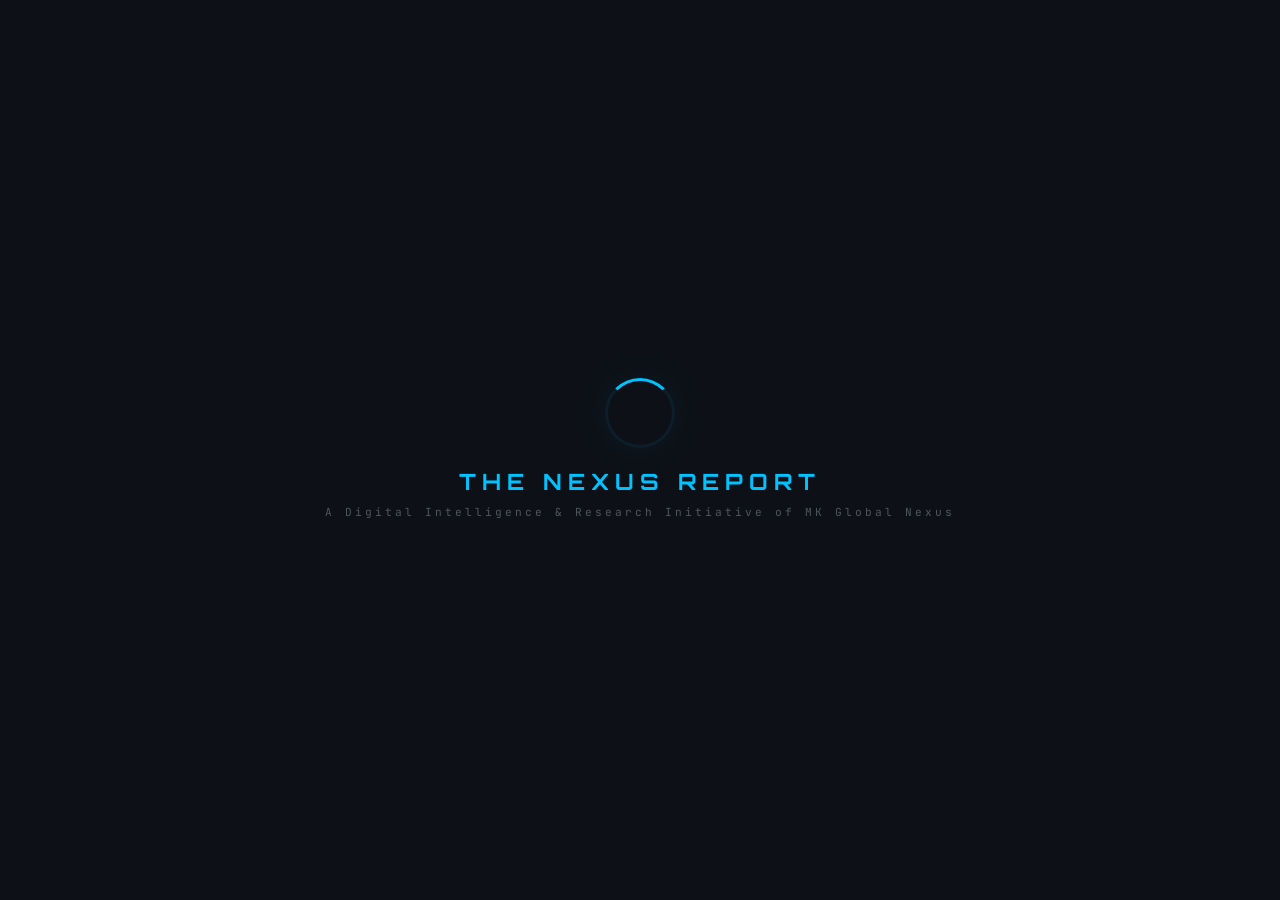
<file: osint-lab.html>
<!DOCTYPE html>
<html lang="en">
<head>
    <meta charset="UTF-8">
    <meta name="viewport" content="width=device-width, initial-scale=1.0">
    <title>OSINT Lab · The Nexus Report</title>
    <link rel="preconnect" href="https://fonts.googleapis.com">
    <link rel="preconnect" href="https://fonts.gstatic.com" crossorigin>
    <link href="https://fonts.googleapis.com/css2?family=Inter:wght@300;400;500;600;700;800;900&family=Orbitron:wght@400;500;600;700;800;900&family=Share+Tech+Mono&display=swap" rel="stylesheet">
    <link rel="stylesheet" href="https://cdnjs.cloudflare.com/ajax/libs/font-awesome/6.4.0/css/all.min.css">
    <link rel="stylesheet" href="assets/css/style.css">
</head>
<body>

    <div id="preloader">
        <div class="preloader-ring"></div>
        <div class="preloader-text">THE NEXUS REPORT</div>
        <div class="preloader-sub">A Digital Intelligence & Research Initiative of MK Global Nexus</div>
    </div>

    <canvas id="particleCanvas"></canvas>
    <div class="grid-overlay"></div>
    <div class="scanline-overlay"></div>

    <div class="status-bar">
        <div class="container">
            <div class="status-content">
                <div class="status-left">
                    <span class="status-dot"></span>
                    <span class="status-text">SYSTEM: <span id="sysStatus">OPERATIONAL</span></span>
                    <span class="status-divider">|</span>
                    <span class="status-text">UPTIME: <span id="uptime">00:00:00</span></span>
                </div>
                <div class="status-right">
                    <span class="status-text"><i class="fas fa-shield-alt"></i> THREAT LEVEL: <span id="threatLevel">LOW</span></span>
                    <span class="status-divider">|</span>
                    <span class="status-text" id="clockTime">--:--:--</span>
                    <span class="status-divider">|</span>
                    <span class="status-text"><i class="fas fa-shield-halved"></i> MK GLOBAL NEXUS</span>
                </div>
            </div>
        </div>
    </div>

    <nav class="navbar">
        <div class="container nav-container">
            <div class="logo">
                <h1><i class="fas fa-shield-halved" style="color: var(--secondary);"></i> THE <span>NEXUS</span> REPORT</h1>
                <span class="logo-sub">Intelligence · Investigation · Verification</span>
            </div>
            <div class="nav-right">
                <ul class="nav-links" id="mainNav">
                    <li><a href="index.html"><i class="fas fa-home"></i> HOME</a></li>
                    <li><a href="news.html"><i class="fas fa-newspaper"></i> NEWS</a></li>
                    <li><a href="cyber-alerts.html"><i class="fas fa-exclamation-triangle"></i> ALERTS</a></li>
                    <li><a href="investigations.html"><i class="fas fa-search"></i> INVESTIGATIONS</a></li>
                    <li><a href="fact-check.html"><i class="fas fa-check-circle"></i> FACT CHECK</a></li>
                    <li><a href="osint-lab.html" class="active"><i class="fas fa-microscope"></i> OSINT LAB</a></li>
                    <li><a href="about.html"><i class="fas fa-info-circle"></i> ABOUT</a></li>
                    <li><a href="contact.html"><i class="fas fa-envelope"></i> CONTACT</a></li>
                </ul>
                <button class="theme-toggle" id="themeToggle">
                    <i class="fas fa-moon"></i>
                </button>
                <button class="menu-toggle" id="menuToggle">
                    <i class="fas fa-bars"></i>
                </button>
            </div>
        </div>
    </nav>

    <div class="container main-container">

        <section class="page-header">
            <h2><i class="fas fa-microscope" style="color: var(--secondary);"></i> OSINT Lab</h2>
            <p>Open Source Intelligence research, methodologies, and educational content.</p>
        </section>

        <div class="card-grid" id="osintGrid">
            <div class="loading-spinner"><i class="fas fa-spinner"></i></div>
        </div>

    </div>

    <footer class="footer">
        <div class="container">
            <div class="footer-grid">
                <div class="footer-brand">
                    <h2><i class="fas fa-shield-halved" style="color: var(--secondary);"></i> THE <span>NEXUS</span> REPORT</h2>
                    <p class="footer-tagline">Intelligence · Investigation · Verification</p>
                    <p class="footer-org">A Digital Intelligence & Research Initiative of <strong>MK Global Nexus</strong></p>
                    <p class="footer-founder">Founded by <strong>Manoj Meena</strong></p>
                </div>
                <div class="footer-links">
                    <h4>PLATFORM</h4>
                    <ul>
                        <li><a href="news.html">News</a></li>
                        <li><a href="cyber-alerts.html">Cyber Alerts</a></li>
                        <li><a href="investigations.html">Investigations</a></li>
                        <li><a href="fact-check.html">Fact Check</a></li>
                        <li><a href="osint-lab.html">OSINT Lab</a></li>
                    </ul>
                </div>
                <div class="footer-links">
                    <h4>COMPANY</h4>
                    <ul>
                        <li><a href="about.html">About Us</a></li>
                        <li><a href="contact.html">Contact</a></li>
                        <li><a href="#">Privacy Policy</a></li>
                        <li><a href="#">Terms of Service</a></li>
                    </ul>
                </div>
                <div class="footer-newsletter">
                    <h4>INTEL BRIEFINGS</h4>
                    <p>Get the latest intelligence in your inbox</p>
                    <form id="footerNewsletter" class="newsletter-form">
                        <input type="email" placeholder="Enter your email" required>
                        <button type="submit"><i class="fas fa-paper-plane"></i></button>
                    </form>
                </div>
            </div>
            <div class="footer-bottom">
                <span>© 2026 The Nexus Report · A Digital Intelligence & Research Initiative of MK Global Nexus</span>
                <span>Founded by Manoj Meena · <i class="fas fa-shield-halved"></i> Secure Connection</span>
            </div>
        </div>
    </footer>

    <button id="backToTop"><i class="fas fa-arrow-up"></i></button>
    <div id="toastContainer"></div>

    <script src="assets/js/main.js"></script>
</body>
</html>
</file>
<file: assets/css/style.css>
/* ============================================================
   THE NEXUS REPORT - COMPLETE CSS
   कस्टम कर्सर फिक्स्ड · स्टेबल · प्रोडक्शन रेडी
   ============================================================ */

/* ---------- GOOGLE FONTS ---------- */
@import url('https://fonts.googleapis.com/css2?family=Inter:wght@300;400;500;600;700;800;900&family=Orbitron:wght@400;600;700;800;900&family=Share+Tech+Mono&family=JetBrains+Mono:wght@400;600&display=swap');

/* ---------- ROOT VARIABLES ---------- */
:root {
    --primary: #0A0F1F;
    --secondary: #00C2FF;
    --accent: #00FF88;
    --accent2: #FF00FF;
    --bg: #0D1117;
    --text: #E8F0F8;
    --card-bg: rgba(22, 27, 34, 0.85);
    --glass-bg: rgba(22, 27, 34, 0.6);
    --border: rgba(0, 194, 255, 0.08);
    --shadow: 0 8px 40px rgba(0, 0, 0, 0.5);
    --radius: 14px;
    --transition: 0.4s cubic-bezier(0.4, 0, 0.2, 1);
    --font-primary: 'Inter', -apple-system, BlinkMacSystemFont, 'Segoe UI', Roboto, sans-serif;
    --font-display: 'Orbitron', 'Inter', sans-serif;
    --font-mono: 'JetBrains Mono', 'Share Tech Mono', monospace;
}

[data-theme="light"] {
    --bg: #F0F4F8;
    --text: #0A0F1F;
    --card-bg: rgba(255, 255, 255, 0.92);
    --glass-bg: rgba(255, 255, 255, 0.7);
    --border: rgba(0, 0, 0, 0.06);
    --shadow: 0 8px 40px rgba(0, 0, 0, 0.08);
}

/* ---------- RESET ---------- */
* { margin: 0; padding: 0; box-sizing: border-box; }
html { scroll-behavior: smooth; }
body {
    background: var(--bg);
    color: var(--text);
    font-family: var(--font-primary);
    line-height: 1.6;
    transition: background 0.5s, color 0.5s;
    overflow-x: hidden;
    padding: 0 20px;
    min-height: 100vh;
    /* कस्टम कर्सर - CSS से ही */
    cursor: crosshair;
}
.container {
    max-width: 1400px;
    margin: 0 auto;
    padding: 0 16px;
}
a {
    color: var(--secondary);
    text-decoration: none;
    transition: color 0.3s;
}
a:hover { color: var(--accent); }

/* ---------- क्लिक करने वाले एलिमेंट्स पर कर्सर ---------- */
a, button, .btn, .link-arrow, .tool-card, .card, .nav-links li a, .tag, .theme-toggle, .menu-toggle {
    cursor: pointer;
}

/* ---------- होवर पर ग्लोइंग कर्सर ---------- */
a:hover, .btn:hover, .link-arrow:hover, .nav-links li a:hover {
    cursor: url('data:image/svg+xml;utf8,<svg xmlns="http://www.w3.org/2000/svg" width="32" height="32" viewBox="0 0 32 32"><circle cx="16" cy="16" r="12" fill="%2300C2FF" opacity="0.25"/><circle cx="16" cy="16" r="4" fill="%2300C2FF"/></svg>') 16 16, pointer;
}

/* ---------- CUSTOM SCROLLBAR ---------- */
::-webkit-scrollbar { width: 4px; }
::-webkit-scrollbar-track { background: var(--bg); }
::-webkit-scrollbar-thumb {
    background: var(--secondary);
    border-radius: 10px;
    box-shadow: 0 0 20px rgba(0, 194, 255, 0.1);
}
::-webkit-scrollbar-thumb:hover { background: var(--accent); }

/* ---------- PARTICLES ---------- */
#particleCanvas {
    position: fixed;
    top: 0; left: 0;
    width: 100%; height: 100%;
    z-index: 0;
    pointer-events: none;
}

/* ---------- PRELOADER ---------- */
#preloader {
    position: fixed;
    top: 0; left: 0;
    width: 100%; height: 100%;
    background: var(--bg);
    display: flex;
    flex-direction: column;
    justify-content: center;
    align-items: center;
    z-index: 99999;
    transition: opacity 0.8s, visibility 0.8s;
}
#preloader.hidden { opacity: 0; visibility: hidden; }
.preloader-ring {
    width: 70px; height: 70px;
    border: 3px solid var(--border);
    border-top: 3px solid var(--secondary);
    border-radius: 50%;
    animation: spin 1s linear infinite;
    margin-bottom: 16px;
    box-shadow: 0 0 40px rgba(0, 194, 255, 0.05);
}
.preloader-text {
    font-family: var(--font-display);
    font-size: 1.4rem;
    font-weight: 700;
    color: var(--secondary);
    letter-spacing: 6px;
}
.preloader-sub {
    font-family: var(--font-mono);
    font-size: 0.7rem;
    opacity: 0.3;
    margin-top: 4px;
    letter-spacing: 3px;
}
@keyframes spin { 0% { transform: rotate(0deg); } 100% { transform: rotate(360deg); } }

/* ---------- STATUS BAR ---------- */
.status-bar {
    position: relative;
    z-index: 100;
    background: rgba(10, 15, 31, 0.85);
    border-bottom: 1px solid var(--border);
    padding: 4px 0;
    font-family: var(--font-mono);
    font-size: 0.6rem;
    backdrop-filter: blur(10px);
}
.status-content {
    display: flex;
    justify-content: space-between;
    align-items: center;
    flex-wrap: wrap;
    gap: 8px;
}
.status-left, .status-right {
    display: flex;
    align-items: center;
    gap: 12px;
}
.status-dot {
    width: 6px; height: 6px;
    border-radius: 50%;
    background: var(--accent);
    animation: pulse-dot 1s ease-in-out infinite;
}
@keyframes pulse-dot {
    0%, 100% { opacity: 1; box-shadow: 0 0 10px var(--accent); }
    50% { opacity: 0.2; box-shadow: none; }
}
.status-text { opacity: 0.4; color: var(--text); }
.status-text i { margin-right: 4px; color: var(--secondary); }
.status-divider { opacity: 0.1; }

/* ---------- NAVIGATION ---------- */
.navbar {
    position: sticky;
    top: 0;
    z-index: 999;
    background: rgba(13, 17, 23, 0.85);
    backdrop-filter: blur(20px);
    border-bottom: 1px solid var(--border);
    padding: 10px 0;
}
.nav-container {
    display: flex;
    justify-content: space-between;
    align-items: center;
    flex-wrap: wrap;
    gap: 12px;
}
.logo h1 {
    font-family: var(--font-display);
    font-size: 1.3rem;
    font-weight: 700;
    letter-spacing: 1px;
    color: var(--text);
}
.logo span { color: var(--secondary); }
.logo-sub {
    display: block;
    font-size: 0.5rem;
    letter-spacing: 3px;
    opacity: 0.3;
    font-family: var(--font-mono);
    color: var(--text);
}
.nav-right {
    display: flex;
    align-items: center;
    gap: 6px;
}
.nav-links {
    display: flex;
    list-style: none;
    gap: 2px;
}
.nav-links li a {
    color: var(--text);
    padding: 6px 14px;
    border-radius: 6px;
    font-size: 0.7rem;
    font-weight: 600;
    transition: all 0.3s;
    text-decoration: none;
    display: flex;
    align-items: center;
    gap: 6px;
    letter-spacing: 0.5px;
    text-transform: uppercase;
}
.nav-links li a:hover,
.nav-links li a.active {
    background: var(--secondary);
    color: #0A0F1F;
}
.theme-toggle, .menu-toggle {
    background: var(--card-bg);
    border: 1px solid var(--border);
    color: var(--text);
    padding: 6px 10px;
    border-radius: 6px;
    cursor: pointer;
    transition: all 0.3s;
}
.theme-toggle:hover, .menu-toggle:hover {
    border-color: var(--secondary);
    color: var(--secondary);
}
.menu-toggle { display: none; }

@media (max-width: 992px) {
    .menu-toggle { display: block; }
    .nav-links {
        display: none;
        flex-direction: column;
        width: 100%;
        background: var(--card-bg);
        padding: 16px;
        border-radius: 12px;
        border: 1px solid var(--border);
    }
    .nav-links.open { display: flex; }
}

/* ---------- BUTTONS ---------- */
.btn {
    padding: 10px 28px;
    border-radius: 8px;
    font-weight: 600;
    font-size: 0.8rem;
    border: none;
    cursor: pointer;
    transition: all 0.3s;
    display: inline-flex;
    align-items: center;
    gap: 8px;
    text-decoration: none;
    text-transform: uppercase;
    letter-spacing: 0.5px;
}
.btn-primary {
    background: var(--secondary);
    color: #0A0F1F;
    box-shadow: 0 0 30px rgba(0, 194, 255, 0.1);
}
.btn-primary:hover {
    background: var(--accent);
    transform: translateY(-2px);
    box-shadow: 0 0 50px rgba(0, 255, 136, 0.15);
}
.btn-outline {
    background: transparent;
    color: var(--text);
    border: 1px solid var(--border);
}
.btn-outline:hover {
    background: var(--secondary);
    color: #0A0F1F;
    border-color: var(--secondary);
}

/* ---------- HERO ---------- */
.hero {
    position: relative;
    z-index: 10;
    display: grid;
    grid-template-columns: 1fr 1fr;
    gap: 40px;
    padding: 40px;
    border-radius: var(--radius);
    margin-bottom: 40px;
    background: var(--card-bg);
    border: 1px solid var(--border);
    box-shadow: var(--shadow);
}
.hero-content { position: relative; z-index: 2; }
.hero-badge {
    display: inline-flex;
    align-items: center;
    gap: 10px;
    padding: 4px 16px;
    border-radius: 20px;
    font-size: 0.6rem;
    font-weight: 600;
    letter-spacing: 1px;
    color: var(--secondary);
    border: 1px solid rgba(0, 194, 255, 0.1);
    margin-bottom: 16px;
    font-family: var(--font-mono);
}
.badge-pulse {
    width: 6px; height: 6px;
    border-radius: 50%;
    background: var(--accent);
    animation: pulse-dot 1s ease-in-out infinite;
}
.hero-title {
    font-family: var(--font-display);
    font-size: 3rem;
    font-weight: 900;
    line-height: 1.1;
    margin-bottom: 12px;
    color: var(--text);
}
.highlight-text { color: var(--secondary); text-shadow: 0 0 30px rgba(0, 194, 255, 0.1); }
.hero-desc {
    font-size: 1rem;
    max-width: 500px;
    opacity: 0.5;
    margin-bottom: 24px;
    color: var(--text);
}
.hero-actions {
    display: flex;
    gap: 12px;
    flex-wrap: wrap;
    margin-bottom: 30px;
}
.hero-stats {
    display: flex;
    gap: 40px;
    flex-wrap: wrap;
}
.stat-item { text-align: center; }
.stat-number {
    display: block;
    font-family: var(--font-mono);
    font-size: 1.8rem;
    font-weight: 700;
    color: var(--secondary);
}
.stat-label {
    font-size: 0.55rem;
    opacity: 0.25;
    letter-spacing: 1px;
    font-family: var(--font-mono);
    color: var(--text);
}

/* ---------- TERMINAL ---------- */
.hero-terminal {
    position: relative;
    z-index: 2;
    background: rgba(0, 0, 0, 0.3);
    border-radius: var(--radius);
    border: 1px solid var(--border);
    overflow: hidden;
}
.terminal-header {
    display: flex;
    align-items: center;
    gap: 8px;
    padding: 8px 16px;
    background: rgba(0, 0, 0, 0.2);
    border-bottom: 1px solid var(--border);
}
.terminal-dot {
    width: 10px; height: 10px;
    border-radius: 50%;
}
.terminal-dot.red { background: #ff3333; }
.terminal-dot.yellow { background: #ffaa33; }
.terminal-dot.green { background: var(--accent); }
.terminal-title {
    font-family: var(--font-mono);
    font-size: 0.6rem;
    opacity: 0.3;
    margin-left: 8px;
    letter-spacing: 2px;
    color: var(--text);
}
.terminal-body {
    padding: 16px;
    font-family: var(--font-mono);
    font-size: 0.75rem;
    min-height: 180px;
    max-height: 260px;
    overflow-y: auto;
    color: var(--text);
}
.terminal-line { opacity: 0.6; padding: 2px 0; }
.terminal-success { color: var(--accent); }
.terminal-cursor { animation: blink 0.7s step-end infinite; }
@keyframes blink { 0%, 100% { opacity: 1; } 50% { opacity: 0; } }

@media (max-width: 992px) {
    .hero { grid-template-columns: 1fr; }
    .hero-title { font-size: 2.2rem; }
}

/* ---------- SECTION HEADERS ---------- */
.section-header {
    display: flex;
    justify-content: space-between;
    align-items: center;
    flex-wrap: wrap;
    gap: 12px;
    margin-bottom: 20px;
}
.section-header h2 {
    font-family: var(--font-display);
    font-size: 1.1rem;
    font-weight: 700;
    display: flex;
    align-items: center;
    gap: 10px;
    letter-spacing: 0.5px;
    color: var(--text);
}
.section-header h2 i { color: var(--secondary); }
.live-indicator {
    display: flex;
    align-items: center;
    gap: 8px;
    font-size: 0.55rem;
    font-family: var(--font-mono);
    color: var(--accent);
}
.pulse-dot {
    width: 6px; height: 6px;
    border-radius: 50%;
    background: var(--accent);
    animation: pulse-dot 1s ease-in-out infinite;
}
.pulse-dot.red {
    background: #ff3333;
    animation: pulse-dot-red 1s ease-in-out infinite;
}
@keyframes pulse-dot-red {
    0%, 100% { opacity: 1; }
    50% { opacity: 0.2; }
}
.view-all {
    color: var(--secondary);
    font-weight: 500;
    text-decoration: none;
    transition: all 0.3s;
    font-size: 0.7rem;
    font-family: var(--font-mono);
    letter-spacing: 0.5px;
}
.view-all:hover { color: var(--accent); transform: translateX(4px); }

/* ---------- MAP ---------- */
.attack-map-section {
    padding: 30px;
    border-radius: var(--radius);
    margin-bottom: 30px;
    border: 1px solid var(--border);
    background: var(--card-bg);
    box-shadow: var(--shadow);
}
.map-container { position: relative; }
#attackMap {
    width: 100%;
    height: 500px;
    border-radius: var(--radius);
    border: 1px solid var(--border);
    overflow: hidden;
    background: var(--bg);
}
.map-legend {
    position: absolute;
    bottom: 16px;
    right: 16px;
    background: var(--card-bg);
    padding: 8px 14px;
    border-radius: var(--radius);
    border: 1px solid var(--border);
    font-size: 0.55rem;
    font-family: var(--font-mono);
    display: flex;
    flex-direction: column;
    gap: 4px;
    z-index: 1000;
    backdrop-filter: blur(10px);
    color: var(--text);
}
.map-legend span { display: flex; align-items: center; gap: 8px; }
.legend-dot {
    width: 8px; height: 8px;
    border-radius: 50%;
    display: inline-block;
}
.legend-dot.critical { background: #ff3333; box-shadow: 0 0 10px #ff3333; }
.legend-dot.high { background: #ff6b35; box-shadow: 0 0 10px #ff6b35; }
.legend-dot.medium { background: #ffaa33; box-shadow: 0 0 10px #ffaa33; }
.legend-dot.low { background: var(--secondary); box-shadow: 0 0 10px var(--secondary); }
.legend-dot.c2 { background: var(--accent2); box-shadow: 0 0 10px var(--accent2); }
.map-stats {
    position: absolute;
    bottom: 16px;
    left: 16px;
    background: var(--card-bg);
    padding: 6px 14px;
    border-radius: var(--radius);
    border: 1px solid var(--border);
    font-size: 0.55rem;
    font-family: var(--font-mono);
    color: var(--text);
    display: flex;
    gap: 14px;
    z-index: 1000;
    backdrop-filter: blur(10px);
}
.map-stats span { opacity: 0.4; }

@media (max-width: 768px) {
    #attackMap { height: 400px !important; }
    .map-legend { display: none; }
    .map-stats { bottom: 10px; left: 50%; transform: translateX(-50%); font-size: 0.5rem; }
}
@media (max-width: 480px) {
    #attackMap { height: 300px !important; }
}

/* ---------- DASHBOARD ---------- */
.dashboard {
    padding: 30px;
    border-radius: var(--radius);
    margin-bottom: 30px;
    border: 1px solid var(--border);
    background: var(--card-bg);
    box-shadow: var(--shadow);
}
.dashboard-grid {
    display: grid;
    grid-template-columns: repeat(auto-fit, minmax(200px, 1fr));
    gap: 16px;
}
.dashboard-card {
    background: var(--bg);
    padding: 16px;
    border-radius: var(--radius);
    display: flex;
    align-items: center;
    gap: 14px;
    border: 1px solid var(--border);
    transition: all 0.3s;
}
.dashboard-card:hover {
    transform: translateY(-2px);
    border-color: var(--secondary);
    box-shadow: 0 0 30px rgba(0, 194, 255, 0.02);
}
.card-icon {
    font-size: 1.4rem;
    color: var(--secondary);
    width: 42px; height: 42px;
    display: flex;
    align-items: center;
    justify-content: center;
    background: var(--card-bg);
    border-radius: 8px;
    border: 1px solid var(--border);
}
.card-label {
    display: block;
    font-size: 0.55rem;
    opacity: 0.25;
    letter-spacing: 0.5px;
    font-family: var(--font-mono);
    color: var(--text);
}
.card-value {
    display: block;
    font-family: var(--font-mono);
    font-size: 1.1rem;
    font-weight: 700;
    color: var(--text);
}
.card-change {
    font-size: 0.55rem;
    opacity: 0.25;
    color: var(--text);
}
.threat-bar {
    width: 100%; height: 3px;
    background: var(--border);
    border-radius: 4px;
    margin-top: 4px;
    overflow: hidden;
}
.threat-fill {
    height: 100%;
    background: linear-gradient(90deg, var(--accent), #ffaa33, #ff3333);
    border-radius: 4px;
    transition: width 1s ease;
}

/* ---------- TOOLS ---------- */
.tools {
    padding: 30px;
    border-radius: var(--radius);
    margin-bottom: 30px;
    border: 1px solid var(--border);
    background: var(--card-bg);
    box-shadow: var(--shadow);
}
.tools-grid {
    display: grid;
    grid-template-columns: repeat(auto-fill, minmax(150px, 1fr));
    gap: 14px;
}
.tool-card {
    background: var(--bg);
    padding: 18px;
    border-radius: var(--radius);
    text-align: center;
    cursor: pointer;
    border: 1px solid var(--border);
    transition: all 0.3s;
}
.tool-card:hover {
    transform: translateY(-4px);
    border-color: var(--secondary);
    box-shadow: 0 0 30px rgba(0, 194, 255, 0.02);
}
.tool-card .tool-icon {
    font-size: 1.8rem;
    color: var(--secondary);
    margin-bottom: 8px;
}
.tool-card h4 {
    font-family: var(--font-display);
    font-size: 0.65rem;
    font-weight: 700;
    margin-bottom: 4px;
    letter-spacing: 0.5px;
    color: var(--text);
}
.tool-card p {
    font-size: 0.55rem;
    opacity: 0.25;
    color: var(--text);
}
.tool-status {
    display: inline-block;
    font-size: 0.45rem;
    padding: 2px 10px;
    border-radius: 10px;
    font-weight: 700;
    margin-top: 8px;
    letter-spacing: 0.5px;
    font-family: var(--font-mono);
}
.tool-status.active {
    background: rgba(0, 255, 136, 0.1);
    color: var(--accent);
    border: 1px solid rgba(0, 255, 136, 0.1);
}
.tool-status.beta {
    background: rgba(255, 0, 255, 0.1);
    color: var(--accent2);
    border: 1px solid rgba(255, 0, 255, 0.1);
}
.tools-count {
    font-size: 0.55rem;
    font-family: var(--font-mono);
    color: var(--accent);
    border: 1px solid rgba(0, 255, 136, 0.1);
    padding: 2px 12px;
    border-radius: 16px;
}

/* ---------- DARK WEB ---------- */
.darkweb {
    padding: 30px;
    border-radius: var(--radius);
    margin-bottom: 30px;
    border: 1px solid var(--border);
    background: var(--card-bg);
    box-shadow: var(--shadow);
}
.darkweb-grid { display: grid; gap: 10px; }
.darkweb-item {
    display: flex;
    align-items: center;
    gap: 16px;
    padding: 12px 16px;
    background: var(--bg);
    border-radius: 8px;
    border-left: 4px solid var(--border);
    transition: all 0.3s;
    flex-wrap: wrap;
}
.darkweb-item:hover { transform: translateX(4px); }
.darkweb-item.critical { border-left-color: #ff3333; }
.darkweb-item.high { border-left-color: #ff6b35; }
.darkweb-item.medium { border-left-color: #ffaa33; }
.dw-badge {
    padding: 2px 10px;
    border-radius: 10px;
    font-size: 0.55rem;
    font-weight: 700;
    letter-spacing: 0.5px;
    font-family: var(--font-mono);
}
.darkweb-item.critical .dw-badge { background: #ff3333; color: white; }
.darkweb-item.high .dw-badge { background: #ff6b35; color: white; }
.darkweb-item.medium .dw-badge { background: #ffaa33; color: #0A0F1F; }
.dw-title { flex: 1; font-size: 0.85rem; color: var(--text); }
.dw-time { font-size: 0.6rem; opacity: 0.3; font-family: var(--font-mono); color: var(--text); }

/* ---------- CARDS ---------- */
.card-grid {
    display: grid;
    grid-template-columns: repeat(auto-fill, minmax(280px, 1fr));
    gap: 20px;
    margin-bottom: 30px;
}
.card {
    background: var(--card-bg);
    border-radius: var(--radius);
    padding: 20px;
    border: 1px solid var(--border);
    transition: all 0.3s;
}
.card:hover {
    transform: translateY(-4px);
    border-color: var(--secondary);
    box-shadow: 0 0 30px rgba(0, 194, 255, 0.02);
}
.card img {
    width: 100%; height: 160px;
    object-fit: cover;
    border-radius: 8px;
    margin-bottom: 12px;
}
.card .badge {
    display: inline-block;
    font-size: 0.5rem;
    font-weight: 700;
    padding: 2px 12px;
    border-radius: 12px;
    text-transform: uppercase;
    letter-spacing: 0.5px;
    margin-bottom: 10px;
    font-family: var(--font-mono);
}
.card .badge.cyber { background: var(--secondary); color: #0A0F1F; }
.card .badge.scam { background: #ffaa33; color: #0A0F1F; }
.card .badge.osint { background: var(--accent); color: #0A0F1F; }
.card h3 {
    font-size: 1rem;
    font-weight: 700;
    margin-bottom: 8px;
    color: var(--text);
}
.card p {
    opacity: 0.5;
    font-size: 0.85rem;
    margin-bottom: 12px;
    color: var(--text);
}
.card .meta {
    font-size: 0.6rem;
    opacity: 0.2;
    display: flex;
    align-items: center;
    gap: 12px;
    flex-wrap: wrap;
    font-family: var(--font-mono);
    color: var(--text);
}
.card .link-arrow {
    display: inline-flex;
    align-items: center;
    gap: 6px;
    color: var(--secondary);
    font-weight: 600;
    text-decoration: none;
    margin-top: 12px;
    transition: all 0.3s;
    font-size: 0.7rem;
}
.card .link-arrow:hover { color: var(--accent); gap: 12px; }

/* ---------- IOC TABLE ---------- */
.ioc-section {
    padding: 30px;
    border-radius: var(--radius);
    margin-bottom: 30px;
    border: 1px solid var(--border);
    background: var(--card-bg);
    box-shadow: var(--shadow);
}
.ioc-table-container {
    overflow-x: auto;
    margin-top: 16px;
}
.ioc-table {
    width: 100%;
    border-collapse: collapse;
    font-size: 0.75rem;
    color: var(--text);
}
.ioc-table thead {
    border-bottom: 1px solid var(--border);
}
.ioc-table th {
    text-align: left;
    padding: 8px 12px;
    font-weight: 600;
    font-size: 0.5rem;
    text-transform: uppercase;
    letter-spacing: 0.5px;
    opacity: 0.2;
    font-family: var(--font-mono);
    color: var(--text);
}
.ioc-table td {
    padding: 6px 12px;
    border-bottom: 1px solid rgba(255, 255, 255, 0.02);
    font-family: var(--font-mono);
    font-size: 0.65rem;
    color: var(--text);
}
.ioc-table tr:hover td {
    background: rgba(0, 194, 255, 0.02);
}
.ioc-table code {
    background: rgba(0, 0, 0, 0.3);
    padding: 2px 6px;
    border-radius: 3px;
    font-size: 0.6rem;
    color: var(--text);
}
.ioc-type {
    display: inline-block;
    padding: 1px 8px;
    border-radius: 10px;
    font-size: 0.45rem;
    font-weight: 700;
    text-transform: uppercase;
    letter-spacing: 0.5px;
}
.ioc-type.ip { background: rgba(0, 194, 255, 0.08); color: var(--secondary); }
.ioc-type.domain { background: rgba(0, 255, 136, 0.08); color: var(--accent); }
.ioc-type.url { background: rgba(255, 170, 51, 0.08); color: #ffaa33; }
.ioc-type.hash { background: rgba(255, 0, 255, 0.08); color: var(--accent2); }
.ioc-type.unknown { background: rgba(255, 255, 255, 0.02); color: var(--text); }

/* ---------- CTA ---------- */
.cta {
    padding: 50px;
    border-radius: var(--radius);
    text-align: center;
    margin: 40px 0;
    background: var(--card-bg);
    border: 1px solid var(--border);
    box-shadow: var(--shadow);
}
.cta-content h2 {
    font-family: var(--font-display);
    font-size: 1.6rem;
    margin-bottom: 12px;
    letter-spacing: 1px;
    color: var(--text);
}
.cta-content p {
    max-width: 500px;
    margin: 0 auto 20px;
    opacity: 0.4;
    color: var(--text);
}
.cta-actions {
    display: flex;
    gap: 12px;
    justify-content: center;
    flex-wrap: wrap;
}

/* ---------- LOADING ---------- */
.loading-spinner {
    display: flex;
    justify-content: center;
    align-items: center;
    padding: 40px 0;
    grid-column: 1/-1;
}
.loading-spinner i {
    font-size: 2rem;
    color: var(--secondary);
    animation: spin 1s linear infinite;
}

/* ---------- BACK TO TOP ---------- */
#backToTop {
    position: fixed;
    bottom: 30px; right: 30px;
    background: var(--card-bg);
    color: var(--secondary);
    border: 1px solid var(--border);
    border-radius: 50%;
    width: 44px; height: 44px;
    font-size: 1.1rem;
    cursor: pointer;
    transition: all 0.3s;
    display: none;
    z-index: 1000;
    align-items: center;
    justify-content: center;
    box-shadow: var(--shadow);
}
#backToTop:hover {
    border-color: var(--secondary);
    box-shadow: 0 0 30px rgba(0, 194, 255, 0.05);
}

/* ---------- TOAST ---------- */
#toastContainer {
    position: fixed;
    top: 20px; right: 20px;
    z-index: 9999;
    display: flex;
    flex-direction: column;
    gap: 10px;
}
.toast {
    padding: 12px 20px;
    border-radius: var(--radius);
    background: var(--card-bg);
    border: 1px solid var(--border);
    box-shadow: var(--shadow);
    backdrop-filter: blur(10px);
    animation: slideIn 0.5s ease;
    max-width: 400px;
    display: flex;
    align-items: center;
    gap: 12px;
    font-size: 0.85rem;
    color: var(--text);
}
.toast.success { border-left: 4px solid var(--accent); }
.toast.error { border-left: 4px solid #ff3333; }
.toast.info { border-left: 4px solid var(--secondary); }
@keyframes slideIn {
    from { transform: translateX(100%); opacity: 0; }
    to { transform: translateX(0); opacity: 1; }
}

/* ---------- MODAL ---------- */
.modal {
    display: none;
    position: fixed;
    top: 0; left: 0;
    width: 100%; height: 100%;
    background: rgba(0, 0, 0, 0.7);
    backdrop-filter: blur(10px);
    z-index: 10000;
    align-items: center;
    justify-content: center;
}
.modal.show { display: flex; }
.modal-content {
    background: var(--card-bg);
    padding: 30px;
    border-radius: var(--radius);
    max-width: 500px;
    width: 90%;
    max-height: 80vh;
    overflow-y: auto;
    border: 1px solid var(--border);
    box-shadow: var(--shadow);
}
.modal-header {
    display: flex;
    justify-content: space-between;
    align-items: center;
    margin-bottom: 16px;
}
.modal-header h3 {
    font-family: var(--font-display);
    font-size: 1rem;
    letter-spacing: 0.5px;
    color: var(--text);
}
.modal-close {
    background: none;
    border: none;
    font-size: 1.5rem;
    cursor: pointer;
    color: var(--text);
    opacity: 0.5;
    transition: opacity 0.3s;
}
.modal-close:hover { opacity: 1; }
.modal-body input, .modal-body textarea {
    width: 100%;
    padding: 10px 14px;
    margin-bottom: 12px;
    border-radius: 8px;
    border: 1px solid var(--border);
    background: var(--bg);
    color: var(--text);
}
.modal-body button {
    width: 100%;
    padding: 12px;
    border-radius: 8px;
    border: none;
    background: var(--secondary);
    color: #0A0F1F;
    font-weight: 600;
    cursor: pointer;
    transition: all 0.3s;
}
.modal-body button:hover { background: var(--accent); }

/* ---------- ABOUT PAGE ---------- */
.about-hero {
    padding: 50px 40px;
    border-radius: var(--radius);
    margin-bottom: 30px;
    background: var(--card-bg);
    border: 1px solid var(--border);
    text-align: center;
    box-shadow: var(--shadow);
}
.about-hero h1 {
    font-family: var(--font-display);
    font-size: 2.5rem;
    font-weight: 900;
    margin-bottom: 8px;
    color: var(--text);
}
.about-hero p {
    font-size: 1rem;
    opacity: 0.5;
    color: var(--text);
}
.hero-divider {
    width: 60px;
    height: 2px;
    background: var(--secondary);
    margin: 16px auto 0;
}

/* ---------- FOUNDER ---------- */
.founder-section {
    padding: 30px;
    border-radius: var(--radius);
    margin-bottom: 30px;
    border: 1px solid var(--border);
    background: var(--glass-bg);
    backdrop-filter: blur(10px);
}
.founder-grid {
    display: grid;
    grid-template-columns: 280px 1fr;
    gap: 40px;
    align-items: start;
}
.founder-image {
    text-align: center;
    display: flex;
    flex-direction: column;
    align-items: center;
}
.founder-photo {
    width: 180px;
    height: 180px;
    border-radius: 50%;
    overflow: hidden;
    border: 3px solid var(--secondary);
    margin: 0 auto 16px;
    flex-shrink: 0;
    box-shadow: 0 0 40px rgba(0, 194, 255, 0.05);
}
.founder-photo img {
    width: 100%;
    height: 100%;
    object-fit: cover;
}
.founder-photo:hover {
    box-shadow: 0 0 60px rgba(0, 194, 255, 0.1);
    transform: scale(1.02);
}
.founder-name {
    font-family: var(--font-display);
    font-size: 1.6rem;
    font-weight: 700;
    margin-bottom: 4px;
    color: var(--text);
}
.founder-title {
    color: var(--secondary);
    font-weight: 500;
    font-size: 0.85rem;
    margin-bottom: 12px;
}
.founder-tags {
    display: flex;
    flex-wrap: wrap;
    gap: 8px;
    justify-content: center;
}
.founder-tag {
    background: var(--card-bg);
    padding: 4px 12px;
    border-radius: 16px;
    font-size: 0.55rem;
    border: 1px solid var(--border);
    font-family: var(--font-mono);
    letter-spacing: 0.5px;
    color: var(--text);
}
.founder-tag i { margin-right: 4px; color: var(--secondary); }
.founder-info {
    display: flex;
    flex-direction: column;
    gap: 20px;
}
.founder-bio h3, .founder-values h3 {
    font-family: var(--font-display);
    font-size: 1rem;
    margin-bottom: 12px;
    display: flex;
    align-items: center;
    gap: 8px;
    letter-spacing: 0.5px;
    color: var(--text);
}
.founder-bio p {
    opacity: 0.7;
    margin-bottom: 10px;
    line-height: 1.8;
    font-size: 0.95rem;
    color: var(--text);
}
.values-grid {
    display: flex;
    flex-wrap: wrap;
    gap: 8px;
}
.value-tag {
    background: var(--card-bg);
    padding: 6px 16px;
    border-radius: 16px;
    font-size: 0.7rem;
    border: 1px solid var(--border);
    transition: all 0.3s;
    color: var(--text);
}
.value-tag:hover {
    border-color: var(--secondary);
    color: var(--secondary);
}

/* ---------- TERMINAL BOX ---------- */
.terminal-box {
    background: rgba(0, 0, 0, 0.3);
    border-radius: var(--radius);
    border: 1px solid var(--border);
    overflow: hidden;
}
.terminal-header-small {
    display: flex;
    align-items: center;
    gap: 8px;
    padding: 6px 14px;
    background: rgba(0, 0, 0, 0.2);
    border-bottom: 1px solid var(--border);
}
.terminal-body-small {
    padding: 14px;
    font-family: var(--font-mono);
    font-size: 0.8rem;
    min-height: 120px;
    max-height: 160px;
    overflow-y: auto;
    color: var(--text);
    line-height: 1.8;
}
.terminal-line {
    display: flex;
    align-items: flex-start;
    gap: 8px;
    padding: 2px 0;
    opacity: 0.8;
}
.terminal-prompt {
    color: var(--accent);
    font-weight: 700;
    flex-shrink: 0;
}
.typing-text {
    display: inline;
    color: var(--text);
    white-space: pre-wrap;
    word-break: break-word;
}
.cursor-blink {
    display: inline-block;
    color: var(--accent);
    font-weight: 700;
    animation: blink-cursor 0.7s step-end infinite;
    margin-left: 2px;
}
@keyframes blink-cursor {
    0%, 100% { opacity: 1; }
    50% { opacity: 0; }
}

/* ---------- PROFESSIONAL AREAS ---------- */
.professional-areas {
    padding: 30px;
    border-radius: var(--radius);
    margin-bottom: 30px;
    border: 1px solid var(--border);
    background: var(--glass-bg);
    backdrop-filter: blur(10px);
}
.areas-grid {
    display: grid;
    grid-template-columns: repeat(auto-fill, minmax(220px, 1fr));
    gap: 16px;
}
.area-card {
    background: var(--card-bg);
    padding: 20px;
    border-radius: var(--radius);
    text-align: center;
    border: 1px solid var(--border);
    transition: all 0.3s;
}
.area-card:hover {
    border-color: var(--secondary);
    transform: translateY(-4px);
}
.area-icon {
    font-size: 2rem;
    color: var(--secondary);
    margin-bottom: 8px;
}
.area-card h4 {
    font-family: var(--font-display);
    font-size: 0.85rem;
    font-weight: 700;
    margin-bottom: 4px;
    letter-spacing: 0.5px;
    color: var(--text);
}
.area-card p {
    font-size: 0.7rem;
    opacity: 0.4;
    color: var(--text);
}
.areas-count {
    font-size: 0.55rem;
    font-family: var(--font-mono);
    color: var(--accent);
    border: 1px solid rgba(0, 255, 136, 0.1);
    padding: 2px 12px;
    border-radius: 16px;
}

/* ---------- BRAND IDENTITY ---------- */
.brand-identity {
    padding: 30px;
    border-radius: var(--radius);
    margin-bottom: 30px;
    border: 1px solid var(--border);
    background: var(--glass-bg);
    backdrop-filter: blur(10px);
}
.brand-grid {
    display: grid;
    grid-template-columns: repeat(auto-fit, minmax(240px, 1fr));
    gap: 20px;
}
.brand-card {
    background: var(--card-bg);
    padding: 20px;
    border-radius: var(--radius);
    border: 1px solid var(--border);
    transition: all 0.3s;
}
.brand-card:hover {
    border-color: var(--secondary);
}
.brand-card h4 {
    font-family: var(--font-display);
    font-size: 0.85rem;
    font-weight: 700;
    margin-bottom: 12px;
    display: flex;
    align-items: center;
    gap: 8px;
    letter-spacing: 0.5px;
    color: var(--text);
}
.brand-card ul {
    list-style: none;
}
.brand-card ul li {
    padding: 4px 0;
    opacity: 0.6;
    font-size: 0.85rem;
    display: flex;
    align-items: center;
    gap: 8px;
    color: var(--text);
}
.brand-card ul li::before {
    content: "▹";
    color: var(--secondary);
    font-size: 0.8rem;
}

/* ---------- ORGANIZATION ---------- */
.organization-section {
    padding: 30px;
    border-radius: var(--radius);
    margin-bottom: 30px;
    border: 1px solid var(--border);
    background: var(--card-bg);
    text-align: center;
    box-shadow: var(--shadow);
}
.org-content h2 {
    font-family: var(--font-display);
    font-size: 1.8rem;
    margin-bottom: 8px;
    letter-spacing: 2px;
    color: var(--text);
}
.org-content p {
    opacity: 0.5;
    margin-bottom: 16px;
    font-size: 1rem;
    color: var(--text);
}
.org-grid {
    display: flex;
    flex-wrap: wrap;
    gap: 10px;
    justify-content: center;
}
.org-tag {
    background: var(--card-bg);
    padding: 6px 18px;
    border-radius: 16px;
    font-size: 0.7rem;
    border: 1px solid var(--border);
    transition: all 0.3s;
    color: var(--text);
}
.org-tag:hover {
    border-color: var(--secondary);
    color: var(--secondary);
}
.org-mission {
    margin-top: 20px;
    padding-top: 20px;
    border-top: 1px solid var(--border);
}
.org-mission h4 {
    font-family: var(--font-display);
    font-size: 0.9rem;
    letter-spacing: 1px;
    margin-bottom: 4px;
    display: flex;
    align-items: center;
    justify-content: center;
    gap: 8px;
    color: var(--text);
}
.org-mission p {
    opacity: 0.5;
    font-size: 0.95rem;
    max-width: 600px;
    margin: 0 auto;
    color: var(--text);
}

/* ---------- FOOTER ---------- */
.footer {
    margin-top: 40px;
    padding: 40px 0 20px;
    border-top: 1px solid var(--border);
}
.footer-grid {
    display: grid;
    grid-template-columns: 2fr 1fr 1fr 1.5fr;
    gap: 30px;
    margin-bottom: 30px;
}
.footer-brand h2 {
    font-family: var(--font-display);
    font-size: 1.2rem;
    letter-spacing: 1px;
    margin-bottom: 4px;
    color: var(--text);
}
.footer-tagline {
    font-size: 0.6rem;
    letter-spacing: 2px;
    opacity: 0.2;
    margin-bottom: 8px;
    font-family: var(--font-mono);
    color: var(--text);
}
.footer-org {
    font-size: 0.8rem;
    opacity: 0.4;
    margin-bottom: 4px;
    color: var(--text);
}
.footer-founder {
    font-size: 0.7rem;
    opacity: 0.3;
    margin-bottom: 16px;
    font-family: var(--font-mono);
    color: var(--text);
}
.footer-social {
    display: flex;
    gap: 10px;
}
.footer-social a {
    display: flex;
    align-items: center;
    justify-content: center;
    width: 36px; height: 36px;
    border-radius: 50%;
    background: var(--bg);
    border: 1px solid var(--border);
    color: var(--text);
    transition: all 0.3s;
    text-decoration: none;
}
.footer-social a:hover {
    border-color: var(--secondary);
    color: var(--secondary);
}
.footer-links h4 {
    font-size: 0.7rem;
    font-weight: 700;
    letter-spacing: 1px;
    margin-bottom: 12px;
    font-family: var(--font-display);
    color: var(--text);
}
.footer-links ul { list-style: none; }
.footer-links ul li { margin-bottom: 6px; }
.footer-links ul li a {
    color: var(--text);
    opacity: 0.4;
    text-decoration: none;
    transition: all 0.3s;
    font-size: 0.8rem;
}
.footer-links ul li a:hover { opacity: 1; color: var(--secondary); }
.footer-newsletter p {
    opacity: 0.4;
    font-size: 0.8rem;
    margin-bottom: 12px;
    color: var(--text);
}
.newsletter-form {
    display: flex;
    gap: 8px;
}
.newsletter-form input {
    flex: 1;
    padding: 10px 14px;
    border-radius: 8px;
    border: 1px solid var(--border);
    background: var(--bg);
    color: var(--text);
}
.newsletter-form input:focus {
    outline: none;
    border-color: var(--secondary);
}
.newsletter-form button {
    padding: 10px 14px;
    border-radius: 8px;
    border: none;
    background: var(--secondary);
    color: #0A0F1F;
    cursor: pointer;
    transition: all 0.3s;
}
.newsletter-form button:hover { background: var(--accent); }
.footer-bottom {
    border-top: 1px solid var(--border);
    padding-top: 20px;
    display: flex;
    justify-content: space-between;
    font-size: 0.6rem;
    opacity: 0.15;
    flex-wrap: wrap;
    gap: 8px;
    font-family: var(--font-mono);
    color: var(--text);
}

/* ---------- RESPONSIVE ---------- */
@media (max-width: 1024px) {
    .footer-grid { grid-template-columns: 1fr 1fr; }
    .founder-grid { grid-template-columns: 1fr; text-align: center; }
    .founder-image { align-items: center; }
    .values-grid { justify-content: center; }
}
@media (max-width: 768px) {
    .hero { padding: 24px; }
    .hero-title { font-size: 1.8rem; }
    .hero-stats { gap: 20px; }
    .stat-number { font-size: 1.4rem; }
    .dashboard-grid { grid-template-columns: 1fr 1fr; }
    .tools-grid { grid-template-columns: repeat(3, 1fr); }
    .footer-grid { grid-template-columns: 1fr; }
    .areas-grid { grid-template-columns: 1fr 1fr; }
    .brand-grid { grid-template-columns: 1fr; }
    .founder-photo { width: 150px; height: 150px; }
}
@media (max-width: 480px) {
    body { padding: 0 12px; }
    .hero { padding: 16px; }
    .hero-title { font-size: 1.4rem; }
    .dashboard-grid { grid-template-columns: 1fr; }
    .tools-grid { grid-template-columns: repeat(2, 1fr); }
    .cta { padding: 30px 20px; }
    .cta-content h2 { font-size: 1.2rem; }
    .areas-grid { grid-template-columns: 1fr; }
    .founder-photo { width: 130px; height: 130px; }
    .founder-name { font-size: 1.2rem; }
    .about-hero h1 { font-size: 1.8rem; }
}
</file>
